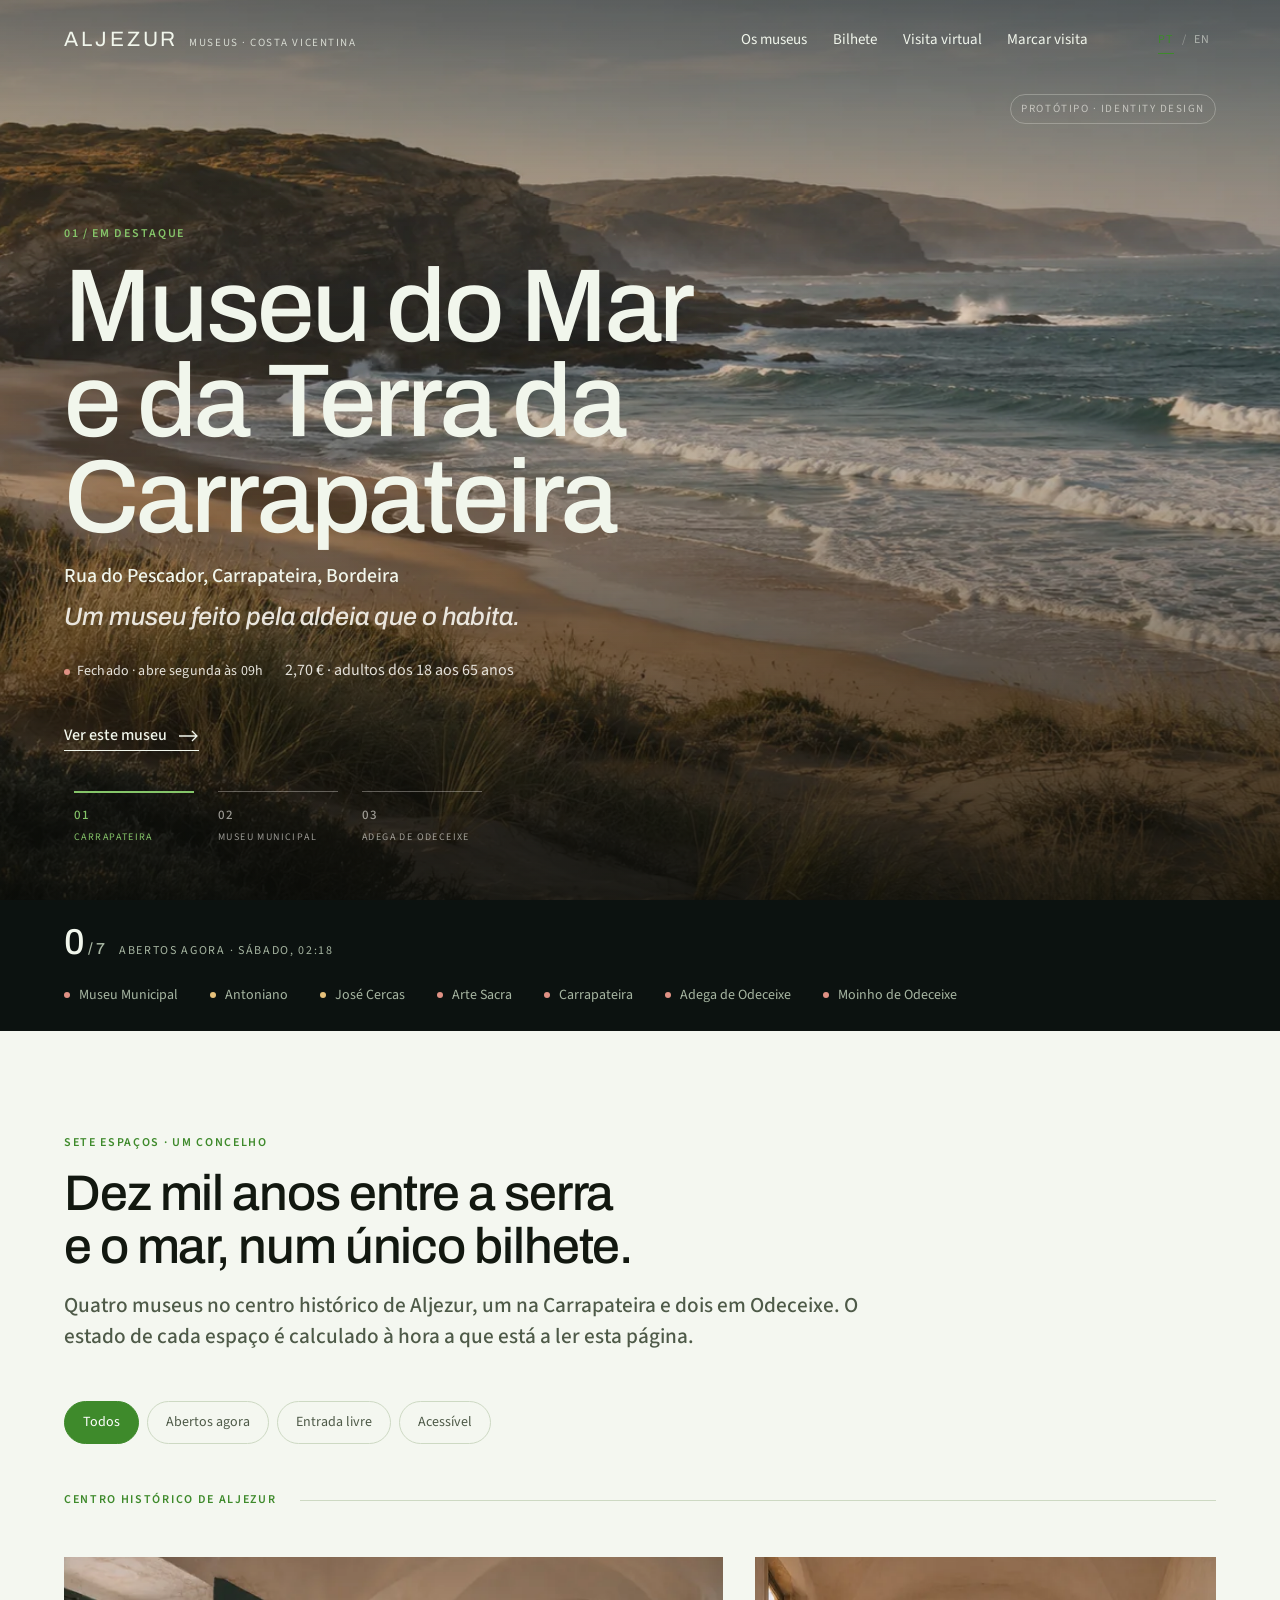
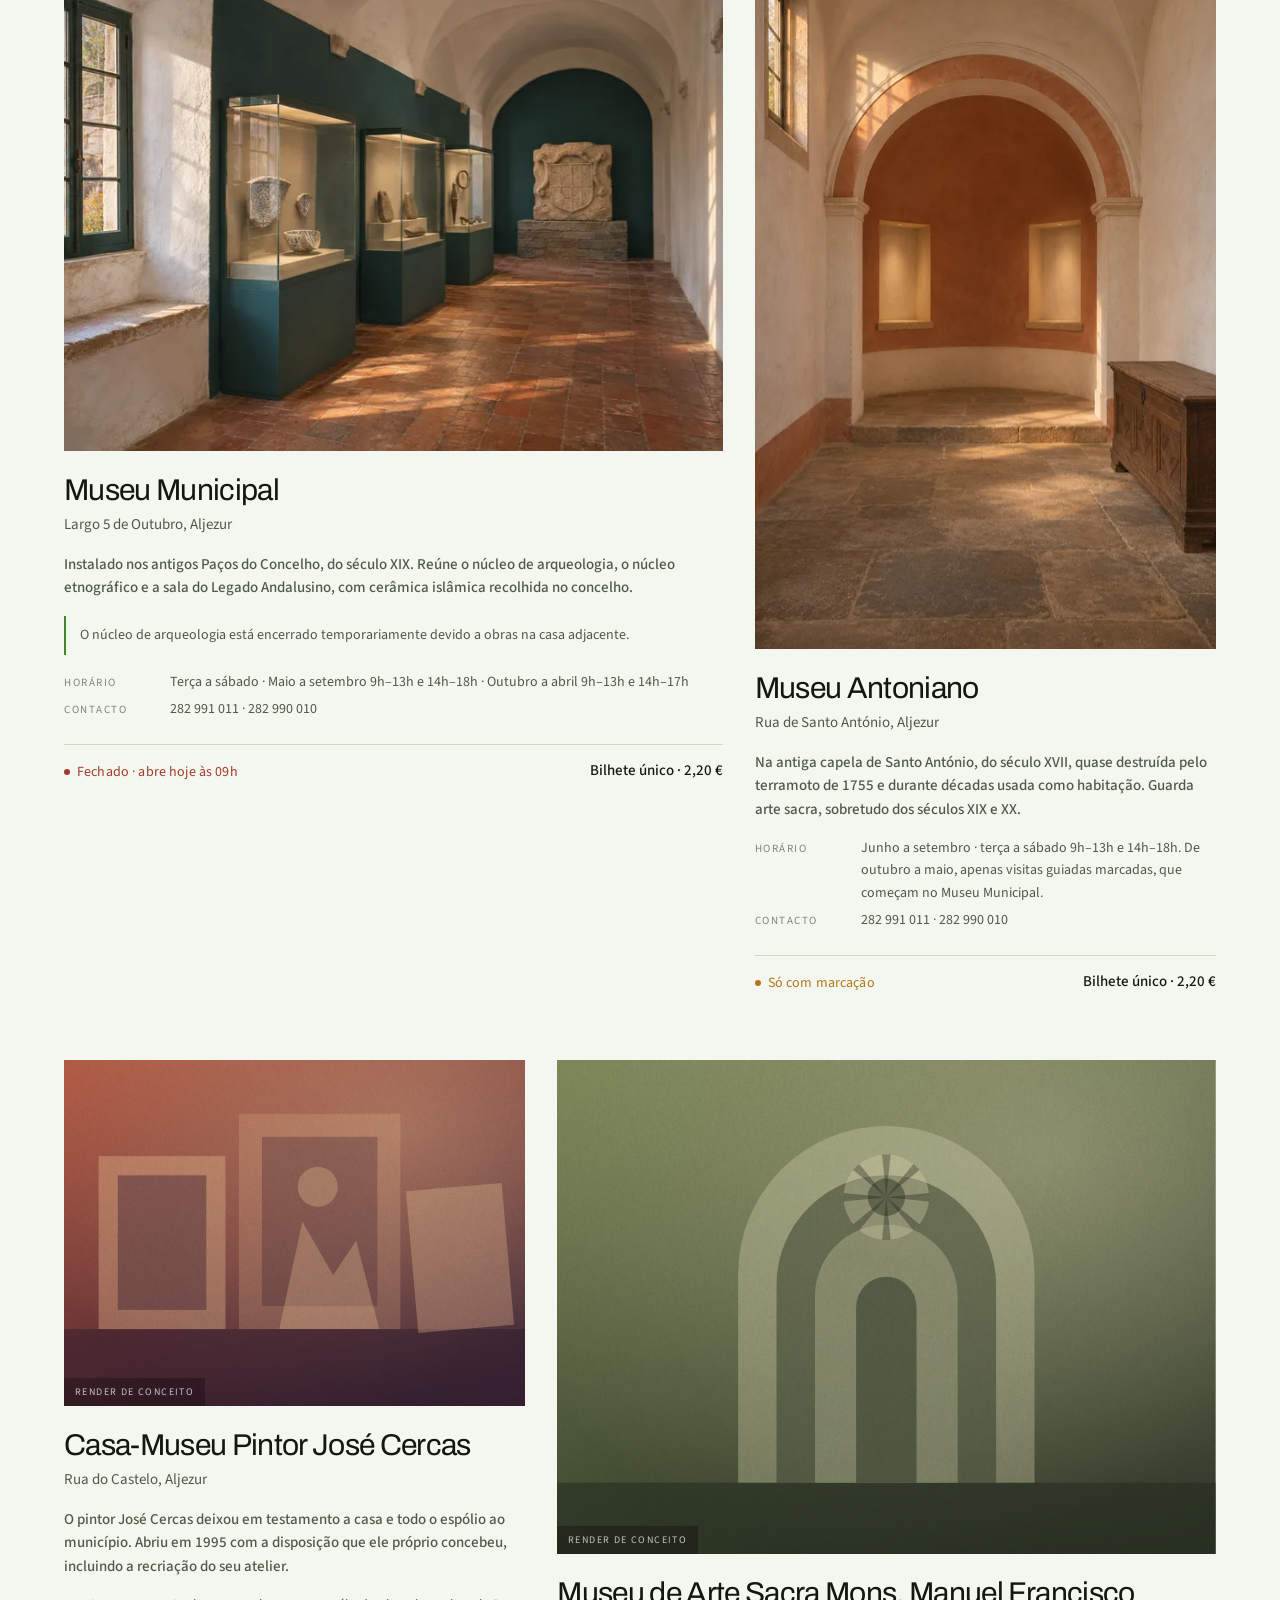
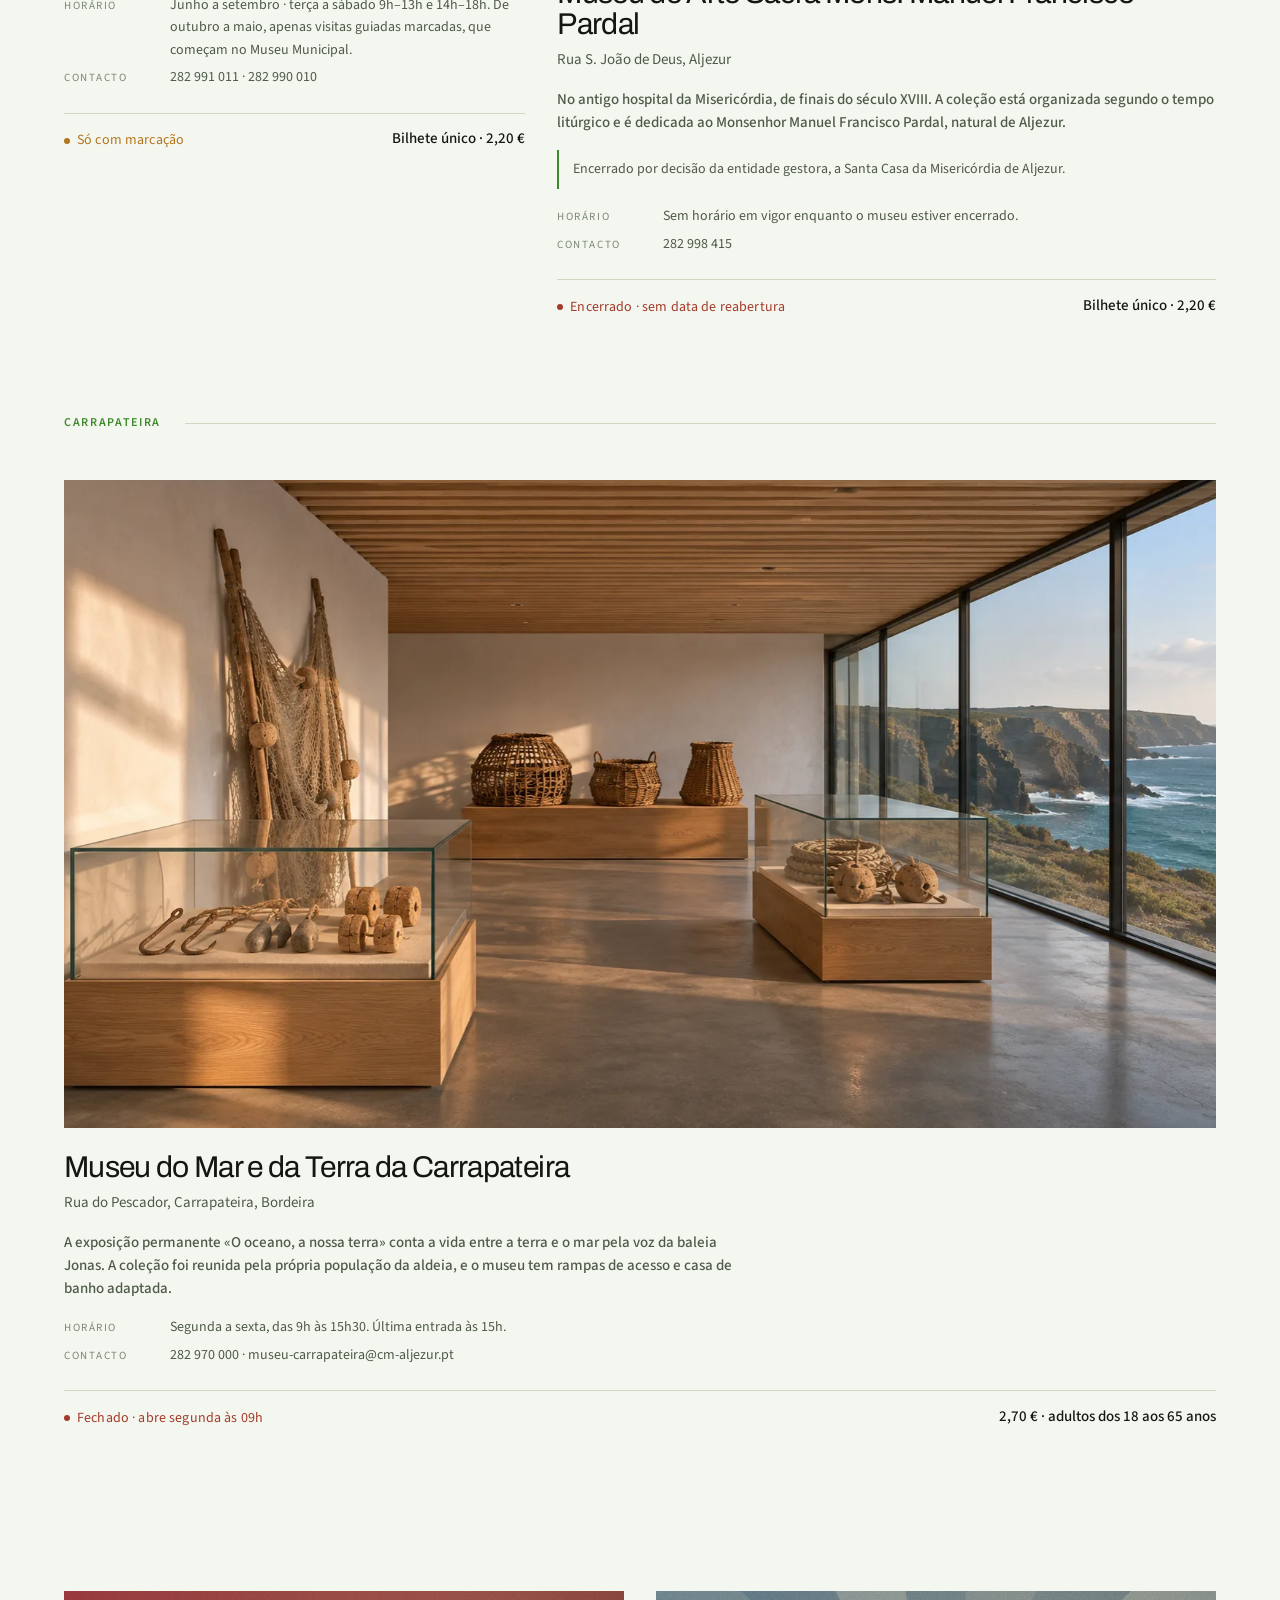
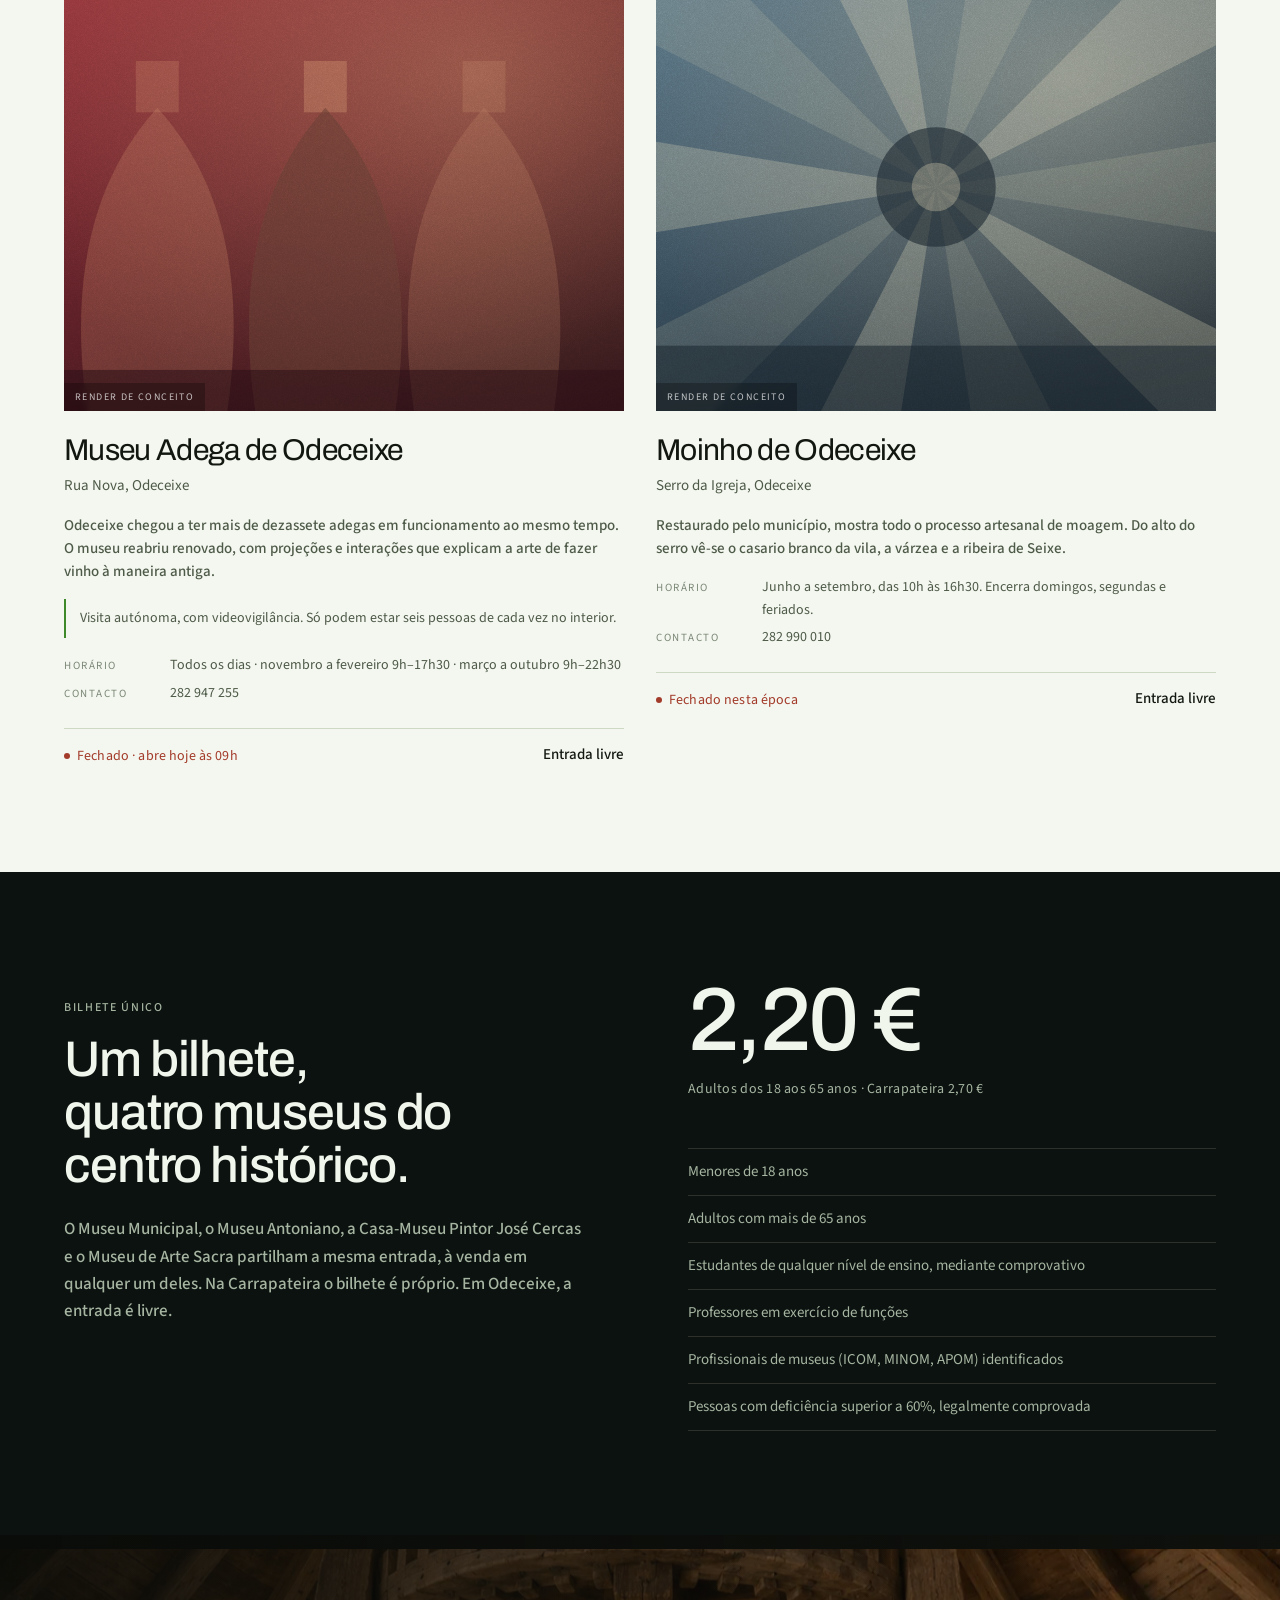
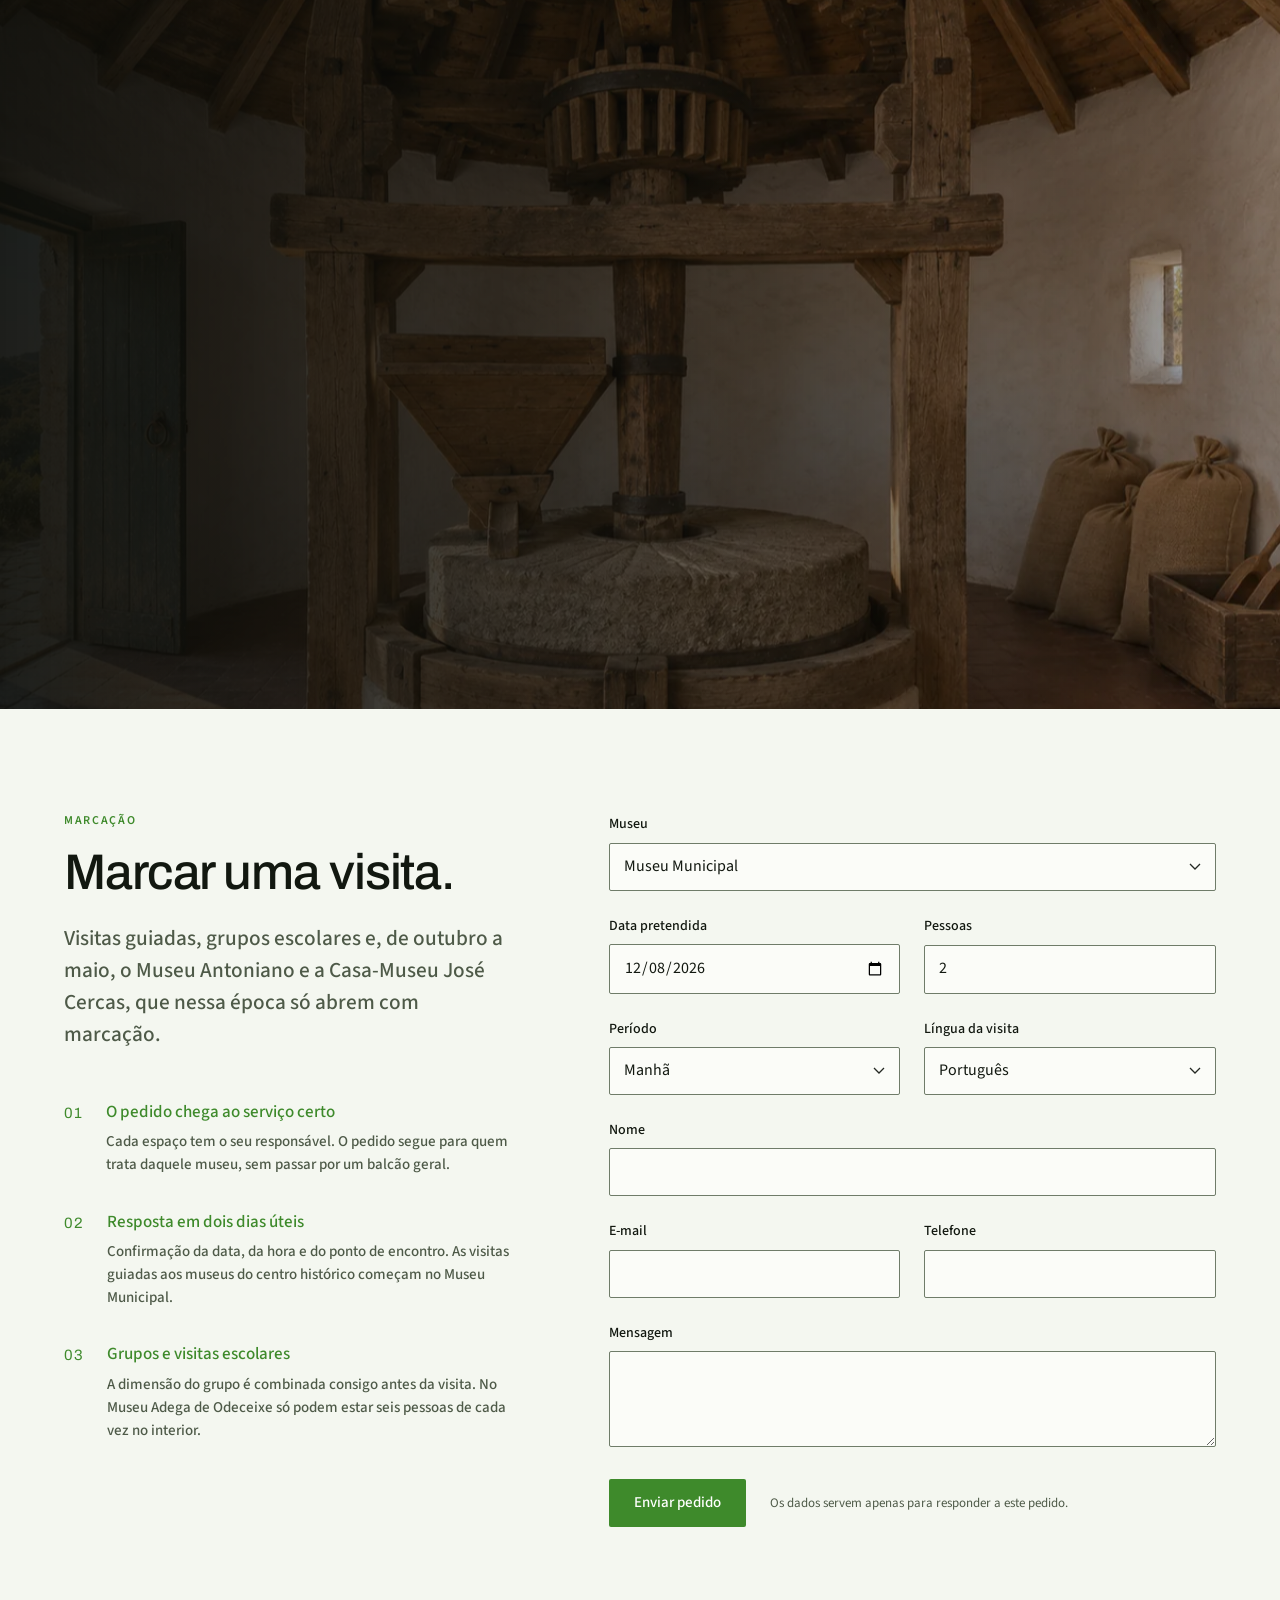
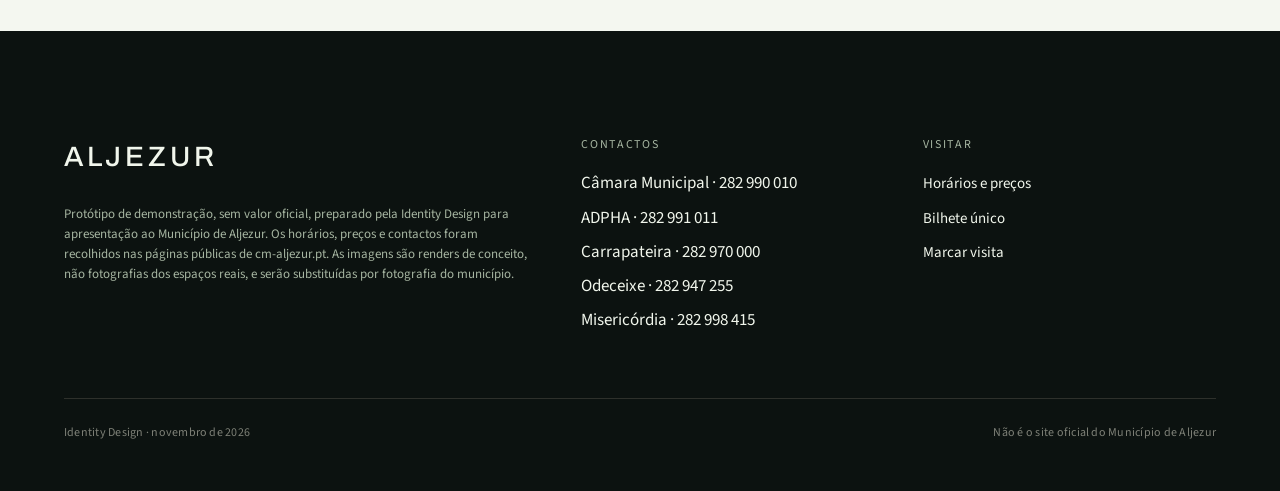
<file: index.html>
<!doctype html>
<html lang="pt-PT" class="no-js">
<head>
<meta charset="utf-8">
<meta name="viewport" content="width=device-width, initial-scale=1, viewport-fit=cover">
<title>Museus de Aljezur — protótipo Identity Design</title>
<meta name="robots" content="noindex, nofollow">
<meta name="theme-color" content="#F5F3ED">
<script>document.documentElement.classList.replace('no-js','js')</script>
<link rel="preconnect" href="https://fonts.googleapis.com">
<link rel="preconnect" href="https://fonts.gstatic.com" crossorigin>
<link href="https://fonts.googleapis.com/css2?family=Archivo:wght@400;500;600;700&family=Source+Sans+3:ital,wght@0,300;0,400;0,600;1,400&display=swap" rel="stylesheet">
<link rel="stylesheet" href="css/site.css">
</head>
<body>
<a class="sr-only" href="#conteudo">Saltar para o conteúdo</a>

<header class="site-header" data-header>
  <div class="site-header__inner">
    <a class="brand" href="#top"><span class="brand__word">ALJEZUR</span><span class="brand__desc" data-i="brandDesc">Museus · Costa Vicentina</span></a>
    <nav class="site-nav" aria-label="Principal">
      <ul>
        <li><a href="#museus" data-i="nav1">Os museus</a></li>
        <li><a href="#bilhete" data-i="nav2">Bilhete</a></li>
        <li><a href="visita.html" data-i="nav4">Visita virtual</a></li>
        <li><a href="#marcar" data-i="nav3">Marcar visita</a></li>
      </ul>
    </nav>
    <div class="lang">
      <button id="bpt" class="on" onclick="setLang('pt')">PT</button><span class="sep">/</span><button id="ben" onclick="setLang('en')">EN</button>
    </div>
  </div>
</header>

<main id="conteudo">

<section class="hero" id="top" data-hero>
  <div class="hero__stack" id="heroStack"></div>
  <div class="hero__scrim" aria-hidden="true"></div>
  <span class="hero__proto" data-i="protoTag">Protótipo · Identity Design</span>
  <div class="hero__inner container">
    <div class="hero__content" id="heroContent">
      <p class="label"><span id="hNum">01</span> / <span data-i="hLabel">Em destaque</span></p>
      <h1 class="hero__title" id="hTitle">—</h1>
      <p class="hero__place" id="hPlace">—</p>
      <p class="hero__tagline" id="hTag">—</p>
      <p class="hero__facts"><span id="hStatus"></span><span id="hPrice"></span></p>
      <a class="link-cta link-cta--light hero__cta" href="#museus"><span data-i="hCta">Ver este museu</span> <svg class="arrow" viewBox="0 0 20 12" aria-hidden="true"><path d="M0 6h18M13 1l5 5-5 5" fill="none" stroke="currentColor" stroke-width="1.3"/></svg></a>
    </div>
    <div class="hero__controls" id="heroDots" role="group"></div>
  </div>
</section>

<section class="statusbar">
  <div class="container statusbar__inner">
    <div class="statusbar__now">
      <span class="statusbar__n"><span id="openCount">—</span><span style="font-size:1rem;color:var(--on-dark-2)"> / 7</span></span>
      <span class="statusbar__lbl"><span data-i="sbLbl">Abertos agora</span> · <span id="nowLine">—</span></span>
    </div>
    <ul class="statusbar__list" id="sbList"></ul>
  </div>
</section>

<section class="section" id="museus">
  <div class="container">
    <div class="section-head" data-reveal>
      <p class="label" data-i="secLbl">Sete espaços · um concelho</p>
      <h2 class="section-title" data-i="secTitle">Dez mil anos entre a serra e o mar, num único bilhete.</h2>
      <p class="lede" data-i="secLede">Quatro museus no centro histórico de Aljezur, um na Carrapateira e dois em Odeceixe. O estado de cada espaço é calculado à hora a que está a ler esta página.</p>
      <div class="filters" id="filters"></div>
    </div>
    <div id="zones"></div>
  </div>
</section>

<section class="section band" id="bilhete">
  <div class="container band__grid">
    <div data-reveal>
      <p class="label" style="color:var(--on-dark-2)" data-i="bLbl">Bilhete único</p>
      <h2 class="section-title" style="margin-top:var(--s4)" data-i="bTitle">Um bilhete, quatro museus do centro histórico.</h2>
      <p data-i="bText">O Museu Municipal, o Museu Antoniano, a Casa-Museu Pintor José Cercas e o Museu de Arte Sacra partilham a mesma entrada, à venda em qualquer um deles. Na Carrapateira o bilhete é próprio. Em Odeceixe, a entrada é livre.</p>
    </div>
    <div data-reveal>
      <div class="band__price">2,20 €</div>
      <div class="band__u" data-i="bU">Adultos dos 18 aos 65 anos · Carrapateira 2,70 €</div>
      <ul class="free" id="freeList"></ul>
    </div>
  </div>
</section>

<section class="tour" id="visita">
  <div class="tour__media"><img src="img/moinho-1300.webp" srcset="img/moinho-760.webp 760w, img/moinho-1300.webp 1300w" sizes="100vw" alt="" loading="lazy" decoding="async"></div>
  <div class="tour__scrim" aria-hidden="true"></div>
  <div class="tour__inner">
    <div class="tour__box" data-reveal>
      <p class="label" style="color:var(--on-dark-2)" data-i="tLbl">Próxima fase</p>
      <h2 class="section-title" data-i="tTitle">Percorrer os sete espaços sem sair de casa.</h2>
      <p class="t" data-i="tText">Uma visita virtual em 360°, sala a sala, com os mesmos textos e horários desta página. Pensada para escolas que preparam a vinda, para quem investiga à distância e para quem decide o roteiro antes de chegar à Costa Vicentina.</p>
      <p class="note" data-i="tNote">Requer fotografia panorâmica feita no local, espaço a espaço. Fase autónoma, a orçamentar à parte.</p>
      <a class="link-cta link-cta--light" href="visita.html"><span data-i="tCta">Falar sobre a visita virtual</span> <svg class="arrow" viewBox="0 0 20 12" aria-hidden="true"><path d="M0 6h18M13 1l5 5-5 5" fill="none" stroke="currentColor" stroke-width="1.3"/></svg></a>
    </div>
  </div>
</section>

<section class="section" id="marcar">
  <div class="container book__grid">
    <div data-reveal>
      <p class="label" data-i="mLbl">Marcação</p>
      <h2 class="section-title" style="margin-top:var(--s4)" data-i="mTitle">Marcar uma visita.</h2>
      <p class="lede" style="margin-top:var(--s5)" data-i="mLede">Visitas guiadas, grupos escolares e, de outubro a maio, o Museu Antoniano e a Casa-Museu José Cercas, que nessa época só abrem com marcação.</p>
      <ol class="steps">
        <li><strong data-i="s1t">O pedido chega ao serviço certo</strong><span data-i="s1d">Cada espaço tem o seu responsável. O pedido segue para quem trata daquele museu, sem passar por um balcão geral.</span></li>
        <li><strong data-i="s2t">Resposta em dois dias úteis</strong><span data-i="s2d">Confirmação da data, da hora e do ponto de encontro. As visitas guiadas aos museus do centro histórico começam no Museu Municipal.</span></li>
        <li><strong data-i="s3t">Grupos e visitas escolares</strong><span data-i="s3d">A dimensão do grupo é combinada consigo antes da visita. No Museu Adega de Odeceixe só podem estar seis pessoas de cada vez no interior.</span></li>
      </ol>
    </div>
    <div data-reveal>
      <form class="form" id="form" onsubmit="return send(event)">
        <div class="field"><label class="field__label" for="mu" data-i="lmu">Museu</label><select class="field__input" id="mu" required></select></div>
        <div class="fieldset two">
          <div class="field"><label class="field__label" for="dt" data-i="ldt">Data pretendida</label><input class="field__input" type="date" id="dt" required></div>
          <div class="field"><label class="field__label" for="pp" data-i="lpp">Pessoas</label><input class="field__input" type="number" id="pp" min="1" max="60" value="2" required></div>
        </div>
        <div class="fieldset two">
          <div class="field"><label class="field__label" for="hh" data-i="lhh">Período</label><select class="field__input" id="hh"><option data-i="o1">Manhã</option><option data-i="o2">Tarde</option></select></div>
          <div class="field"><label class="field__label" for="ln" data-i="lln">Língua da visita</label><select class="field__input" id="ln"><option>Português</option><option>English</option><option>Deutsch</option><option>Français</option></select></div>
        </div>
        <div class="field"><label class="field__label" for="nm" data-i="lnm">Nome</label><input class="field__input" type="text" id="nm" required></div>
        <div class="fieldset two">
          <div class="field"><label class="field__label" for="em" data-i="lem">E-mail</label><input class="field__input" type="email" id="em" required></div>
          <div class="field"><label class="field__label" for="tl" data-i="ltl">Telefone</label><input class="field__input" type="tel" id="tl"></div>
        </div>
        <div class="field"><label class="field__label" for="ms" data-i="lms">Mensagem</label><textarea class="field__input" id="ms"></textarea></div>
        <div class="form__foot">
          <button class="btn btn--primary" type="submit" data-i="lsend">Enviar pedido</button>
          <span class="form__note" data-i="lhint">Os dados servem apenas para responder a este pedido.</span>
        </div>
      </form>
      <div class="sent" id="sent">
        <h3 data-i="sentH">Pedido registado</h3>
        <p data-i="sentP">Receberia agora um e-mail de confirmação, e o pedido seguiria para o serviço responsável por este museu.</p>
        <div class="m" data-i="sentM">Neste protótipo nada é enviado nem guardado. Na versão final, o destino de cada pedido é definido com o Município.</div>
      </div>
    </div>
  </div>
</section>

</main>



<footer class="site-footer">
  <div class="container">
    <div class="site-footer__grid">
      <div>
        <div class="site-footer__word">ALJEZUR</div>
        <p class="site-footer__demo" data-i="fDemo">Protótipo de demonstração, sem valor oficial, preparado pela Identity Design para apresentação ao Município de Aljezur. Os horários, preços e contactos foram recolhidos nas páginas públicas de cm-aljezur.pt. As imagens são renders de conceito, não fotografias dos espaços reais, e serão substituídas por fotografia do município.</p>
      </div>
      <div>
        <h4 data-i="fh1">Contactos</h4>
        <ul>
          <li>Câmara Municipal · 282 990 010</li>
          <li>ADPHA · 282 991 011</li>
          <li>Carrapateira · 282 970 000</li>
          <li>Odeceixe · 282 947 255</li>
          <li>Misericórdia · 282 998 415</li>
        </ul>
      </div>
      <div>
        <h4 data-i="fh2">Visitar</h4>
        <ul>
          <li><a href="#museus" data-i="fl1">Horários e preços</a></li>
          <li><a href="#bilhete" data-i="fl2">Bilhete único</a></li>
          <li><a href="#marcar" data-i="fl3">Marcar visita</a></li>
        </ul>
      </div>
    </div>
    <div class="site-footer__sig">
      <span data-i="fs1">Identity Design · novembro de 2026</span>
      <span data-i="fs2">Não é o site oficial do Município de Aljezur</span>
    </div>
  </div>
</footer>

<script>
/* ============================ arte ============================ */
let UID=0;
const star=(cx,cy,r)=>{let p='';for(let i=0;i<16;i++){const a=(Math.PI*2/16)*i-Math.PI/2,rr=i%2?r*0.46:r;p+=(i?'L':'M')+(cx+Math.cos(a)*rr).toFixed(1)+' '+(cy+Math.sin(a)*rr).toFixed(1)}return p+'Z'};
const wedge=(cx,cy,r,a0,a1)=>{const x0=cx+Math.cos(a0)*r,y0=cy+Math.sin(a0)*r,x1=cx+Math.cos(a1)*r,y1=cy+Math.sin(a1)*r;
  return `M${cx} ${cy} L${x0.toFixed(1)} ${y0.toFixed(1)} A${r} ${r} 0 0 1 ${x1.toFixed(1)} ${y1.toFixed(1)} Z`};

function art(kind){
  const id='a'+(++UID);
  const P={
    municipal:['#13332F','#C07A33','#F0D9B0','star'],
    antoniano:['#43200F','#C2541F','#F2CE9C','arch'],
    cercas:['#2E1B2B','#A8503C','#EBB98E','brush'],
    sacra:['#232A1E','#6F7A4E','#DCD6AE','vault'],
    carrapateira:['#07262F','#1E6E72','#AFD8C8','wave'],
    adega:['#2C1016','#8E2F38','#E0A074','vine'],
    moinho:['#1C2730','#4E6B7E','#DCD3B4','mill']
  }[kind];
  const [c1,c2,c3,motif]=P;
  const M={
    star:`<g>
      ${[...Array(4)].map((_,r)=>[...Array(5)].map((_,c)=>{
        const x=c*320-100+(r%2?160:0),y=r*300-110;
        return `<path d="${star(x,y,170)}" fill="${c3}" opacity="${0.1+((r+c)%3)*0.09}"/>
                <path d="${star(x,y,78)}" fill="${c1}" opacity=".5"/>`}).join('')).join('')}
      <rect x="0" y="690" width="1200" height="210" fill="${c1}" opacity=".55"/></g>`,
    arch:`<g>
      <rect x="0" y="0" width="1200" height="900" fill="none"/>
      ${[[-40,470,300],[300,380,330],[700,440,310]].map(([x,y,w],i)=>
      `<path d="M${x} 900 L${x} ${y} A${w/2} ${w/2} 0 0 1 ${x+w} ${y} L${x+w} 900 Z" fill="${c3}" opacity="${[.2,.3,.16][i]}"/>`).join('')}
      <path d="M470 900 L470 560 A95 95 0 0 1 660 560 L660 900 Z" fill="${c1}" opacity=".6"/>
      <rect x="0" y="828" width="1200" height="72" fill="${c1}" opacity=".7"/></g>`,
    brush:`<g>
      <rect x="0" y="700" width="1200" height="200" fill="${c1}" opacity=".5"/>
      <rect x="90" y="250" width="330" height="450" fill="${c3}" opacity=".34"/>
      <rect x="140" y="300" width="230" height="350" fill="${c1}" opacity=".42"/>
      <rect x="455" y="140" width="420" height="560" fill="${c3}" opacity=".2"/>
      <rect x="515" y="200" width="300" height="440" fill="${c1}" opacity=".3"/>
      <rect x="905" y="330" width="250" height="370" fill="${c3}" opacity=".3" transform="rotate(-5 1030 515)"/>
      <path d="M560 700 L620 420 L700 560 L760 470 L820 700 Z" fill="${c3}" opacity=".3"/>
      <circle cx="660" cy="330" r="52" fill="${c3}" opacity=".3"/></g>`,
    vault:`<g>
      <rect x="0" y="770" width="1200" height="130" fill="${c1}" opacity=".6"/>
      <path d="M330 770 L330 390 A270 270 0 0 1 870 390 L870 770 Z" fill="${c3}" opacity=".3"/>
      <path d="M400 770 L400 410 A200 200 0 0 1 800 410 L800 770 Z" fill="${c1}" opacity=".45"/>
      <path d="M470 770 L470 430 A130 130 0 0 1 730 430 L730 770 Z" fill="${c3}" opacity=".26"/>
      <path d="M545 770 L545 450 A55 55 0 0 1 655 450 L655 770 Z" fill="${c1}" opacity=".5"/>
      <circle cx="600" cy="250" r="78" fill="${c3}" opacity=".3"/>
      <circle cx="600" cy="250" r="34" fill="${c1}" opacity=".45"/>
      ${[...Array(8)].map((_,i)=>`<path d="${wedge(600,250,78,(i*Math.PI/4)-0.1,(i*Math.PI/4)+0.1)}" fill="${c1}" opacity=".4"/>`).join('')}</g>`,
    wave:`<g>
      ${[[200,.12],[330,.16],[460,.2],[590,.26],[720,.34],[850,.44]].map(([y,o],i)=>
      `<path d="M-60 ${y} C 240 ${y-70}, 420 ${y+60}, 700 ${y-20} S 1080 ${y-80}, 1280 ${y+10} L1280 900 L-60 900 Z" fill="${c3}" opacity="${o}"/>`).join('')}
      <circle cx="930" cy="180" r="92" fill="${c3}" opacity=".3"/>
      <path d="M-60 560 C 240 490, 420 620, 700 540 S 1080 460, 1280 550 L1280 900 L-60 900 Z" fill="${c1}" opacity=".35"/></g>`,
    vine:`<g>
      ${[[200,.2],[560,.3],[900,.16]].map(([x,o])=>
      `<path d="M${x-150} 900 C ${x-205} 520, ${x-80} 340, ${x} 250 C ${x+80} 340, ${x+205} 520, ${x+150} 900 Z" fill="${c3}" opacity="${o}"/>
       <rect x="${x-46}" y="150" width="92" height="110" fill="${c3}" opacity="${o}"/>`).join('')}
      <path d="M410 900 C 355 520, 480 340, 560 250 C 640 340, 765 520, 710 900 Z" fill="${c1}" opacity=".4"/>
      <rect x="0" y="812" width="1200" height="88" fill="${c1}" opacity=".6"/></g>`,
    mill:`<g>
      ${[...Array(10)].map((_,i)=>`<path d="${wedge(600,420,980,(i*Math.PI*2/10)-0.16,(i*Math.PI*2/10)+0.16)}" fill="${c3}" opacity="${i%2?.26:.13}"/>`).join('')}
      <circle cx="600" cy="420" r="128" fill="${c1}" opacity=".62"/>
      <circle cx="600" cy="420" r="52" fill="${c3}" opacity=".3"/>
      <rect x="0" y="760" width="1200" height="140" fill="${c1}" opacity=".6"/></g>`
  }[motif];
  return `<svg viewBox="0 0 1200 900" preserveAspectRatio="xMidYMid slice" xmlns="http://www.w3.org/2000/svg" role="img" aria-hidden="true">
  <defs>
    <linearGradient id="g${id}" x1="0" y1="0" x2=".7" y2="1">
      <stop offset="0" stop-color="${c2}"/><stop offset="1" stop-color="${c1}"/>
    </linearGradient>
    <radialGradient id="r${id}" cx=".74" cy=".2" r=".9">
      <stop offset="0" stop-color="${c3}" stop-opacity=".4"/><stop offset="1" stop-color="${c3}" stop-opacity="0"/>
    </radialGradient>
    <filter id="n${id}"><feTurbulence type="fractalNoise" baseFrequency=".85" numOctaves="4" stitchTiles="stitch"/><feColorMatrix type="saturate" values="0"/></filter>
  </defs>
  <rect width="1200" height="900" fill="url(#g${id})"/>
  <rect width="1200" height="900" fill="url(#r${id})"/>
  ${M}
  <rect width="1200" height="900" filter="url(#n${id})" opacity=".26" style="mix-blend-mode:overlay"/>
</svg>`;
}

/* ============================ dados ============================ */
const M=[
{id:'municipal',zona:'historico',free:false,acess:false,span:'span-7',
 nome:{pt:'Museu Municipal',en:'Municipal Museum'},
 curto:{pt:'Museu Municipal',en:'Municipal Museum'},
 lugar:{pt:'Largo 5 de Outubro, Aljezur',en:'Largo 5 de Outubro, Aljezur'},
 tag:{pt:'Dez mil anos debaixo do mesmo telhado.',en:'Ten thousand years under one roof.'},
 d:{pt:'Instalado nos antigos Paços do Concelho, do século XIX. Reúne o núcleo de arqueologia, o núcleo etnográfico e a sala do Legado Andalusino, com cerâmica islâmica recolhida no concelho.',
    en:'Set in the 19th-century former town hall. It brings together the archaeology collection, the ethnographic rooms and the Andalusian Legacy hall, with Islamic ceramics found across the municipality.'},
 bilhete:{pt:'Bilhete único · 2,20 €',en:'Combined ticket · €2.20'},
 tel:'282 991 011 · 282 990 010',
 aviso:{pt:'O núcleo de arqueologia está encerrado temporariamente devido a obras na casa adjacente.',
        en:'The archaeology room is temporarily closed owing to building work next door.'},
 ht:{pt:'Terça a sábado · Maio a setembro 9h–13h e 14h–18h · Outubro a abril 9h–13h e 14h–17h',
     en:'Tuesday to Saturday · May–Sep 9am–1pm and 2–6pm · Oct–Apr 9am–1pm and 2–5pm'},
 ep:[{m:[5,6,7,8,9],d:[2,3,4,5,6],j:[[540,780],[840,1080]]},
     {m:[10,11,12,1,2,3,4],d:[2,3,4,5,6],j:[[540,780],[840,1020]]}]},

{id:'antoniano',zona:'historico',free:false,acess:false,span:'span-5',tall:true,
 nome:{pt:'Museu Antoniano',en:'St Anthony Museum'},
 curto:{pt:'Antoniano',en:'St Anthony'},
 lugar:{pt:'Rua de Santo António, Aljezur',en:'Rua de Santo António, Aljezur'},
 tag:{pt:'Uma capela que o terramoto não levou por inteiro.',en:'A chapel the earthquake did not take whole.'},
 d:{pt:'Na antiga capela de Santo António, do século XVII, quase destruída pelo terramoto de 1755 e durante décadas usada como habitação. Guarda arte sacra, sobretudo dos séculos XIX e XX.',
    en:'In the 17th-century chapel of St Anthony, all but destroyed by the 1755 earthquake and later lived in as a house. It holds sacred art, mostly from the 19th and 20th centuries.'},
 bilhete:{pt:'Bilhete único · 2,20 €',en:'Combined ticket · €2.20'},
 tel:'282 991 011 · 282 990 010',
 ht:{pt:'Junho a setembro · terça a sábado 9h–13h e 14h–18h. De outubro a maio, apenas visitas guiadas marcadas, que começam no Museu Municipal.',
     en:'June to September · Tuesday to Saturday 9am–1pm and 2–6pm. October to May, booked guided visits only, starting at the Municipal Museum.'},
 ep:[{m:[6,7,8,9],d:[2,3,4,5,6],j:[[540,780],[840,1080]]},
     {m:[10,11,12,1,2,3,4,5],marcacao:true}]},

{id:'cercas',zona:'historico',free:false,acess:false,span:'span-5',
 nome:{pt:'Casa-Museu Pintor José Cercas',en:'José Cercas House Museum'},
 curto:{pt:'José Cercas',en:'José Cercas'},
 lugar:{pt:'Rua do Castelo, Aljezur',en:'Rua do Castelo, Aljezur'},
 tag:{pt:'A casa de um pintor, tal como ele a deixou.',en:'A painter’s house, exactly as he left it.'},
 d:{pt:'O pintor José Cercas deixou em testamento a casa e todo o espólio ao município. Abriu em 1995 com a disposição que ele próprio concebeu, incluindo a recriação do seu atelier.',
    en:'The painter José Cercas left his house and everything in it to the municipality. It opened in 1995 arranged exactly as he had planned, his studio recreated.'},
 bilhete:{pt:'Bilhete único · 2,20 €',en:'Combined ticket · €2.20'},
 tel:'282 991 011 · 282 990 010',
 ht:{pt:'Junho a setembro · terça a sábado 9h–13h e 14h–18h. De outubro a maio, apenas visitas guiadas marcadas, que começam no Museu Municipal.',
     en:'June to September · Tuesday to Saturday 9am–1pm and 2–6pm. October to May, booked guided visits only, starting at the Municipal Museum.'},
 ep:[{m:[6,7,8,9],d:[2,3,4,5,6],j:[[540,780],[840,1080]]},
     {m:[10,11,12,1,2,3,4,5],marcacao:true}]},

{id:'sacra',zona:'historico',free:false,acess:false,span:'span-7',fechado:true,
 nome:{pt:'Museu de Arte Sacra Mons. Manuel Francisco Pardal',en:'Mons. Manuel Francisco Pardal Museum of Sacred Art'},
 curto:{pt:'Arte Sacra',en:'Sacred Art'},
 lugar:{pt:'Rua S. João de Deus, Aljezur',en:'Rua S. João de Deus, Aljezur'},
 tag:{pt:'O antigo hospital da Misericórdia.',en:'The former Misericórdia hospital.'},
 d:{pt:'No antigo hospital da Misericórdia, de finais do século XVIII. A coleção está organizada segundo o tempo litúrgico e é dedicada ao Monsenhor Manuel Francisco Pardal, natural de Aljezur.',
    en:'In the late 18th-century former Misericórdia hospital. The collection follows the liturgical year and honours Monsignor Manuel Francisco Pardal, born in Aljezur.'},
 bilhete:{pt:'Bilhete único · 2,20 €',en:'Combined ticket · €2.20'},
 tel:'282 998 415',
 aviso:{pt:'Encerrado por decisão da entidade gestora, a Santa Casa da Misericórdia de Aljezur.',
        en:'Closed by decision of the managing body, Santa Casa da Misericórdia de Aljezur.'},
 ht:{pt:'Sem horário em vigor enquanto o museu estiver encerrado.',en:'No opening hours while the museum remains closed.'},
 ep:[]},

{id:'carrapateira',zona:'carrapateira',free:false,acess:true,span:'span-12',wide:true,
 nome:{pt:'Museu do Mar e da Terra da Carrapateira',en:'Carrapateira Museum of the Sea and the Land'},
 curto:{pt:'Carrapateira',en:'Carrapateira'},
 lugar:{pt:'Rua do Pescador, Carrapateira, Bordeira',en:'Rua do Pescador, Carrapateira, Bordeira'},
 tag:{pt:'Um museu feito pela aldeia que o habita.',en:'A museum made by the village that lives it.'},
 d:{pt:'A exposição permanente «O oceano, a nossa terra» conta a vida entre a terra e o mar pela voz da baleia Jonas. A coleção foi reunida pela própria população da aldeia, e o museu tem rampas de acesso e casa de banho adaptada.',
    en:'The permanent exhibition “The ocean, our land” tells of life between land and sea through the voice of Jonas the whale. The collection was gathered by the village itself, and the museum has access ramps and an adapted washroom.'},
 bilhete:{pt:'2,70 € · adultos dos 18 aos 65 anos',en:'€2.70 · adults aged 18 to 65'},
 tel:'282 970 000 · museu-carrapateira@cm-aljezur.pt',
 ht:{pt:'Segunda a sexta, das 9h às 15h30. Última entrada às 15h.',
     en:'Monday to Friday, 9am to 3.30pm. Last entry 3pm.'},
 ep:[{m:[1,2,3,4,5,6,7,8,9,10,11,12],d:[1,2,3,4,5],j:[[540,930]]}]},

{id:'adega',zona:'odeceixe',free:true,acess:false,span:'span-6',
 nome:{pt:'Museu Adega de Odeceixe',en:'Odeceixe Winery Museum'},
 curto:{pt:'Adega de Odeceixe',en:'Odeceixe Winery'},
 lugar:{pt:'Rua Nova, Odeceixe',en:'Rua Nova, Odeceixe'},
 tag:{pt:'Houve dezassete adegas a trabalhar ao mesmo tempo.',en:'Seventeen wineries once worked here at once.'},
 d:{pt:'Odeceixe chegou a ter mais de dezassete adegas em funcionamento ao mesmo tempo. O museu reabriu renovado, com projeções e interações que explicam a arte de fazer vinho à maneira antiga.',
    en:'Odeceixe once had more than seventeen wineries working at the same time. The museum has reopened renewed, with projections and interactive displays on the old way of making wine.'},
 bilhete:{pt:'Entrada livre',en:'Free entry'},
 tel:'282 947 255',
 aviso:{pt:'Visita autónoma, com videovigilância. Só podem estar seis pessoas de cada vez no interior.',
        en:'Self-guided visit, under video surveillance. Only six people may be inside at a time.'},
 ht:{pt:'Todos os dias · novembro a fevereiro 9h–17h30 · março a outubro 9h–22h30',
     en:'Every day · November–February 9am–5.30pm · March–October 9am–10.30pm'},
 ep:[{m:[11,12,1,2],d:[0,1,2,3,4,5,6],j:[[540,1050]]},
     {m:[3,4,5,6,7,8,9,10],d:[0,1,2,3,4,5,6],j:[[540,1350]]}]},

{id:'moinho',zona:'odeceixe',free:true,acess:false,span:'span-6',
 nome:{pt:'Moinho de Odeceixe',en:'Odeceixe Windmill'},
 curto:{pt:'Moinho de Odeceixe',en:'Odeceixe Windmill'},
 lugar:{pt:'Serro da Igreja, Odeceixe',en:'Serro da Igreja, Odeceixe'},
 tag:{pt:'Do alto do serro vê-se a várzea inteira.',en:'From the hilltop the whole floodplain opens up.'},
 d:{pt:'Restaurado pelo município, mostra todo o processo artesanal de moagem. Do alto do serro vê-se o casario branco da vila, a várzea e a ribeira de Seixe.',
    en:'Restored by the municipality, it shows the whole craft of milling. From the hilltop you look out over the white village, the floodplain and the Seixe stream.'},
 bilhete:{pt:'Entrada livre',en:'Free entry'},
 tel:'282 990 010',
 ht:{pt:'Junho a setembro, das 10h às 16h30. Encerra domingos, segundas e feriados.',
     en:'June to September, 10am to 4.30pm. Closed Sundays, Mondays and public holidays.'},
 ep:[{m:[6,7,8,9],d:[2,3,4,5,6],j:[[600,990]]}]}
];

const ZONAS={historico:{pt:'Centro histórico de Aljezur',en:'Aljezur historic centre'},
 carrapateira:{pt:'Carrapateira',en:'Carrapateira'},odeceixe:{pt:'Odeceixe',en:'Odeceixe'}};
const DESTAQUE=['carrapateira','municipal','adega'];
const CARDSIZES='(min-width:1024px) 56vw, (min-width:768px) 50vw, 92vw';
const IMG={
 municipal:{set:'img/municipal-760.webp 760w, img/municipal-1300.webp 1300w',src:'img/municipal-1300.webp',sizes:CARDSIZES},
 antoniano:{set:'img/antoniano-580.webp 580w, img/antoniano-950.webp 950w',src:'img/antoniano-950.webp',sizes:'(min-width:768px) 40vw, 92vw'},
 cercas:{set:'img/cercas-760.webp 760w, img/cercas-1300.webp 1300w',src:'img/cercas-1300.webp',sizes:CARDSIZES},
 sacra:{set:'img/sacra-760.webp 760w, img/sacra-1300.webp 1300w',src:'img/sacra-1300.webp',sizes:CARDSIZES},
 carrapateira:{set:'img/carrapateira-1000.webp 1000w, img/carrapateira-1672.webp 1672w',src:'img/carrapateira-1672.webp',sizes:'(min-width:768px) 92vw, 100vw'},
 adega:{set:'img/adega-760.webp 760w, img/adega-1300.webp 1300w',src:'img/adega-1300.webp',sizes:'(min-width:768px) 48vw, 92vw'},
 moinho:{set:'img/moinho-760.webp 760w, img/moinho-1300.webp 1300w',src:'img/moinho-1300.webp',sizes:'(min-width:768px) 48vw, 92vw'}
};
const HEROIMG={
 carrapateira:{set:'img/hero-2-1100.webp 1100w, img/hero-2-1672.webp 1672w',src:'img/hero-2-1672.webp'},
 municipal:{set:'img/hero-1-1100.webp 1100w, img/hero-1-1672.webp 1672w',src:'img/hero-1-1672.webp'},
 adega:{set:'img/hero-3-1100.webp 1100w, img/hero-3-1672.webp 1672w',src:'img/hero-3-1672.webp'}
};

const T={
pt:{brandDesc:'Museus · Costa Vicentina',nav1:'Os museus',nav2:'Bilhete',nav3:'Marcar visita',nav4:'Visita virtual',
 protoTag:'Protótipo · Identity Design',hLabel:'Em destaque',hCta:'Ver este museu',
 sbLbl:'Abertos agora',secLbl:'Sete espaços · um concelho',
 secTitle:'Dez mil anos entre a serra e o mar, num único bilhete.',
 secLede:'Quatro museus no centro histórico de Aljezur, um na Carrapateira e dois em Odeceixe. O estado de cada espaço é calculado à hora a que está a ler esta página.',
 bLbl:'Bilhete único',bTitle:'Um bilhete, quatro museus do centro histórico.',
 bText:'O Museu Municipal, o Museu Antoniano, a Casa-Museu Pintor José Cercas e o Museu de Arte Sacra partilham a mesma entrada, à venda em qualquer um deles. Na Carrapateira o bilhete é próprio. Em Odeceixe, a entrada é livre.',
 bU:'Adultos dos 18 aos 65 anos · Carrapateira 2,70 €',
 free:['Menores de 18 anos','Adultos com mais de 65 anos','Estudantes de qualquer nível de ensino, mediante comprovativo','Professores em exercício de funções','Profissionais de museus (ICOM, MINOM, APOM) identificados','Pessoas com deficiência superior a 60%, legalmente comprovada'],
 tLbl:'Disponível agora',tTitle:'Percorrer o Museu Municipal sem sair de casa.',
 tText:'Uma visita virtual em 360° às três salas do Museu Municipal: o núcleo de arqueologia, o núcleo etnográfico e a sala do Legado Andalusino. Gira dentro de cada sala, toca nos pontos e lê sobre vinte e duas peças. Pensada para escolas que preparam a vinda, para quem investiga à distância e para quem decide o roteiro antes de chegar à Costa Vicentina.',
 tNote:'Protótipo com imagens de síntese, não fotografia do espaço real. Os restantes seis espaços exigem captação panorâmica no local, a orçamentar à parte.',
 tCta:'Entrar na visita virtual',
 mLbl:'Marcação',mTitle:'Marcar uma visita.',
 mLede:'Visitas guiadas, grupos escolares e, de outubro a maio, o Museu Antoniano e a Casa-Museu José Cercas, que nessa época só abrem com marcação.',
 s1t:'O pedido chega ao serviço certo',s1d:'Cada espaço tem o seu responsável. O pedido segue para quem trata daquele museu, sem passar por um balcão geral.',
 s2t:'Resposta em dois dias úteis',s2d:'Confirmação da data, da hora e do ponto de encontro. As visitas guiadas aos museus do centro histórico começam no Museu Municipal.',
 s3t:'Grupos e visitas escolares',s3d:'A dimensão do grupo é combinada consigo antes da visita. No Museu Adega de Odeceixe só podem estar seis pessoas de cada vez no interior.',
 lmu:'Museu',ldt:'Data pretendida',lpp:'Pessoas',lhh:'Período',o1:'Manhã',o2:'Tarde',lln:'Língua da visita',lnm:'Nome',lem:'E-mail',ltl:'Telefone',lms:'Mensagem',lsend:'Enviar pedido',
 lhint:'Os dados servem apenas para responder a este pedido.',
 sentH:'Pedido registado',sentP:'Receberia agora um e-mail de confirmação, e o pedido seguiria para o serviço responsável por este museu.',
 sentM:'Neste protótipo nada é enviado nem guardado. Na versão final, o destino de cada pedido é definido com o Município.',
 fDemo:'Protótipo de demonstração, sem valor oficial, preparado pela Identity Design para apresentação ao Município de Aljezur. Os horários, preços e contactos foram recolhidos nas páginas públicas de cm-aljezur.pt. As imagens são renders de conceito, não fotografias dos espaços reais, e serão substituídas por fotografia do município.',
 fh1:'Contactos',fh2:'Visitar',fl1:'Horários e preços',fl2:'Bilhete único',fl3:'Marcar visita',
 fs1:'Identity Design · novembro de 2026',fs2:'Não é o site oficial do Município de Aljezur',
 fTodos:'Todos',fAbertos:'Abertos agora',fLivre:'Entrada livre',fAcess:'Acessível',
 rHorario:'Horário',rMorada:'Morada',rContacto:'Contacto',
 aberto:'Aberto agora',fecha:'fecha às',fechado:'Fechado',encerrado:'Encerrado',marcacao:'Só com marcação',epoca:'Fechado nesta época',
 abre:'abre',hoje:'hoje',amanha:'amanhã',as:'às',semPrevisao:'sem data de reabertura',
 verMais:'Marcar visita',imagem:'Render de conceito',
 ndias:['domingo','segunda','terça','quarta','quinta','sexta','sábado']},
en:{brandDesc:'Museums · Vicentine Coast',nav1:'The museums',nav2:'Ticket',nav3:'Book a visit',nav4:'Virtual visit',
 protoTag:'Prototype · Identity Design',hLabel:'Featured',hCta:'See this museum',
 sbLbl:'Open now',secLbl:'Seven sites · one municipality',
 secTitle:'Ten thousand years between the hills and the sea, on a single ticket.',
 secLede:'Four museums in the historic centre of Aljezur, one in Carrapateira and two in Odeceixe. Each status is worked out for the moment you are reading this page.',
 bLbl:'Combined ticket',bTitle:'One ticket, four museums in the historic centre.',
 bText:'The Municipal Museum, the St Anthony Museum, the José Cercas House Museum and the Museum of Sacred Art share one entry, sold at any of them. Carrapateira has its own ticket. In Odeceixe, entry is free.',
 bU:'Adults aged 18 to 65 · Carrapateira €2.70',
 free:['Under 18','Over 65','Students at any level, on presentation of proof','Teachers currently in service','Museum professionals (ICOM, MINOM, APOM) with identification','People with a certified disability above 60%'],
 tLbl:'Available now',tTitle:'Walk through the Municipal Museum without leaving home.',
 tText:'A 360° virtual visit to the three rooms of the Municipal Museum: archaeology, ethnography and the Andalusian Legacy hall. Turn around inside each room, tap the markers and read about twenty-two objects. The tour itself is in Portuguese for now.',
 tNote:'A prototype built on synthetic imagery, not photographs of the real rooms. The other six spaces need panoramic photography shot on site, quoted separately.',
 tCta:'Enter the virtual visit',
 mLbl:'Booking',mTitle:'Book a visit.',
 mLede:'Guided visits, school groups, and — from October to May — the St Anthony Museum and the José Cercas House Museum, which in that season open by appointment only.',
 s1t:'The request reaches the right service',s1d:'Each site has its own keeper. The request goes to whoever looks after that museum, not to a general desk.',
 s2t:'An answer within two working days',s2d:'Confirming the date, the time and the meeting point. Guided visits to the historic-centre museums begin at the Municipal Museum.',
 s3t:'Groups and school visits',s3d:'Group size is agreed with you before the visit. At the Odeceixe Winery Museum only six people may be inside at a time.',
 lmu:'Museum',ldt:'Preferred date',lpp:'People',lhh:'Time of day',o1:'Morning',o2:'Afternoon',lln:'Language',lnm:'Name',lem:'E-mail',ltl:'Phone',lms:'Message',lsend:'Send request',
 lhint:'Your details are used only to answer this request.',
 sentH:'Request recorded',sentP:'You would now receive a confirmation e-mail, and the request would go to the service responsible for this museum.',
 sentM:'Nothing is sent or stored in this prototype. In the final version, where each request goes is agreed with the Municipality.',
 fDemo:'Demonstration prototype, with no official standing, prepared by Identity Design to present to the Municipality of Aljezur. Hours, prices and contacts were gathered from the public pages of cm-aljezur.pt. The imagery consists of concept renders, not photographs of the actual spaces, and will be replaced by the municipality’s own photography.',
 fh1:'Contact',fh2:'Visit',fl1:'Hours and prices',fl2:'Combined ticket',fl3:'Book a visit',
 fs1:'Identity Design · November 2026',fs2:'Not the official site of the Municipality of Aljezur',
 fTodos:'All',fAbertos:'Open now',fLivre:'Free entry',fAcess:'Accessible',
 rHorario:'Hours',rMorada:'Address',rContacto:'Contact',
 aberto:'Open now',fecha:'closes at',fechado:'Closed',encerrado:'Closed',marcacao:'By appointment',epoca:'Closed this season',
 abre:'opens',hoje:'today',amanha:'tomorrow',as:'at',semPrevisao:'no reopening date',
 verMais:'Book a visit',imagem:'Concept render',
 ndias:['Sunday','Monday','Tuesday','Wednesday','Thursday','Friday','Saturday']}
};

let LANG='pt',FILTER='todos',HERO=0;

/* ============================ tempo ============================ */
function agora(){
  const f=new Intl.DateTimeFormat('en-GB',{timeZone:'Europe/Lisbon',year:'numeric',month:'numeric',day:'numeric',hour:'2-digit',minute:'2-digit',weekday:'short',hourCycle:'h23'});
  const p={};f.formatToParts(new Date()).forEach(x=>p[x.type]=x.value);
  const W={Sun:0,Mon:1,Tue:2,Wed:3,Thu:4,Fri:5,Sat:6};
  return{y:+p.year,mo:+p.month,da:+p.day,wd:W[p.weekday],min:(+p.hour)*60+(+p.minute),hh:p.hour,mm:p.minute};
}
const hm=v=>String(Math.floor(v/60)).padStart(2,'0')+'h'+(v%60?String(v%60).padStart(2,'0'):'');
const ep=(m,mo)=>m.ep.find(e=>e.m.includes(mo))||null;

function estado(m,n){
  const t=T[LANG];
  if(m.fechado) return{k:'c',txt:t.encerrado,sub:t.semPrevisao};
  const e=ep(m,n.mo);
  if(e&&!e.marcacao&&e.d.includes(n.wd))
    for(const[a,b]of e.j) if(n.min>=a&&n.min<b) return{k:'o',txt:t.aberto,sub:`${t.fecha} ${hm(b)}`};
  if(e&&e.marcacao) return{k:'a',txt:t.marcacao,sub:''};
  for(let d=0;d<=14;d++){
    const dt=new Date(Date.UTC(n.y,n.mo-1,n.da+d,12,0,0));
    const mo=dt.getUTCMonth()+1,wd=dt.getUTCDay(),se=ep(m,mo);
    if(!se) continue;
    if(se.marcacao){if(d===0)continue;return{k:'a',txt:t.marcacao,sub:''}}
    if(!se.d.includes(wd)) continue;
    for(const[a]of se.j){
      if(d===0&&n.min>=a) continue;
      const q=d===0?t.hoje:d===1?t.amanha:t.ndias[wd];
      return{k:'c',txt:t.fechado,sub:`${t.abre} ${q} ${t.as} ${hm(a)}`};
    }
  }
  return{k:'c',txt:t.epoca,sub:''};
}
const pill=s=>`<span class="dot ${s.k}"><i></i>${s.txt}${s.sub?' · '+s.sub:''}</span>`;

/* ============================ render ============================ */
function render(){
  const t=T[LANG],n=agora();
  document.documentElement.lang=LANG==='pt'?'pt-PT':'en';
  document.querySelectorAll('[data-i]').forEach(el=>{const k=el.dataset.i;if(typeof t[k]==='string')el.innerHTML=t[k]});
  bpt.className=LANG==='pt'?'on':'';ben.className=LANG==='en'?'on':'';

  const est=M.map(m=>({m,s:estado(m,n)}));

  openCount.textContent=est.filter(x=>x.s.k==='o').length;
  nowLine.textContent=`${t.ndias[n.wd]}, ${n.hh}:${n.mm}`;
  sbList.innerHTML=est.map(x=>{
    const c=x.s.k==='o'?'#7FC79B':x.s.k==='a'?'#E6C07A':'#E09184';
    return `<li data-m="${x.m.id}"><i style="background:${c}"></i>${x.m.curto[LANG]}</li>`}).join('');

  freeList.innerHTML=t.free.map(f=>`<li>${f}</li>`).join('');

  const fs=[['todos',t.fTodos],['abertos',t.fAbertos],['livre',t.fLivre],['acess',t.fAcess]];
  filters.innerHTML=fs.map(([k,l])=>`<button class="chip ${FILTER===k?'on':''}" onclick="setFilter('${k}')">${l}</button>`).join('');

  let html='';
  for(const z of['historico','carrapateira','odeceixe']){
    const lista=est.filter(x=>x.m.zona===z&&passa(x));
    if(!lista.length) continue;
    html+=`<div class="zone-head" data-reveal><p class="label">${ZONAS[z][LANG]}</p><span class="rule"></span></div>
    <div class="selection__grid">${lista.map(({m,s})=>card(m,s,t)).join('')}</div>`;
  }
  zones.innerHTML=html||'';

  mu.innerHTML=est.map(({m})=>`<option value="${m.id}" ${m.fechado?'disabled':''}>${m.nome[LANG]}${m.fechado?' — '+t.encerrado:''}</option>`).join('');

  renderHero(est,t);
  armReveal();
}
const passa=x=>FILTER==='todos'||(FILTER==='abertos'&&x.s.k==='o')||(FILTER==='livre'&&x.m.free)||(FILTER==='acess'&&x.m.acess);

function card(m,s,t){
  return `<article class="${m.span} card ${m.tall?'card--tall':''} ${m.wide?'card--wide':''}" data-reveal>
    <div class="card__link">
      <div class="card__media">${art(m.id)}<img src="${IMG[m.id].src}" srcset="${IMG[m.id].set}" sizes="${IMG[m.id].sizes}" alt="" loading="lazy" decoding="async" onload="this.classList.add('ok')" onerror="this.remove()"><span class="ph">${t.imagem}</span></div>
      <div class="card__body">
        <h3 class="card__title">${m.nome[LANG]}</h3>
        <p class="card__place">${m.lugar[LANG]}</p>
        <p class="card__desc">${m.d[LANG]}</p>
        ${m.aviso?`<p class="card__note">${m.aviso[LANG]}</p>`:''}
        <dl class="card__rows">
          <div class="card__row"><dt>${t.rHorario}</dt><dd>${m.ht[LANG]}</dd></div>
          <div class="card__row"><dt>${t.rContacto}</dt><dd>${m.tel}</dd></div>
        </dl>
        <div class="card__strip"><span class="js-pill" data-m="${m.id}">${pill(s)}</span><span class="card__price">${m.bilhete[LANG]}</span></div>
      </div>
    </div>
  </article>`;
}

function renderHero(est,t){
  const items=DESTAQUE.map(id=>est.find(x=>x.m.id===id));
  if(!heroStack.children.length){
    heroStack.innerHTML=items.map((x,i)=>`<div class="hero__layer ${i===0?'is-active':''}" data-layer="${i}">${art(x.m.id)}<img src="${HEROIMG[x.m.id].src}" srcset="${HEROIMG[x.m.id].set}" sizes="100vw" alt="" ${i?'loading="lazy"':'fetchpriority="high"'} decoding="async" onerror="this.remove()"></div>`).join('');
    heroDots.innerHTML=items.map((x,i)=>`<button class="hero__dot" type="button" aria-pressed="${i===0}" onclick="goHero(${i})"><span class="hero__dot-num">0${i+1}</span><span class="hero__dot-name">${x.m.curto[LANG]}</span></button>`).join('');
  }else{
    [...heroDots.children].forEach((b,i)=>b.querySelector('.hero__dot-name').textContent=items[i].m.curto[LANG]);
  }
  heroText();
}
function heroText(){
  const n=agora(),t=T[LANG];
  const x=DESTAQUE.map(id=>M.find(m=>m.id===id))[HERO];
  hNum.textContent='0'+(HERO+1);
  hTitle.textContent=x.nome[LANG];
  hPlace.textContent=x.lugar[LANG];
  hTag.textContent=x.tag[LANG];
  hStatus.innerHTML=pill(estado(x,n));
  hPrice.textContent=x.bilhete[LANG];
}
function refreshStatus(){
  const n=agora(),t=T[LANG];
  const est=M.map(m=>({m,s:estado(m,n)}));
  openCount.textContent=est.filter(x=>x.s.k==='o').length;
  nowLine.textContent=`${t.ndias[n.wd]}, ${n.hh}:${n.mm}`;
  est.forEach(({m,s})=>{
    const c=s.k==='o'?'#7FC79B':s.k==='a'?'#E6C07A':'#E09184';
    const li=sbList.querySelector(`li[data-m="${m.id}"] i`); if(li) li.style.background=c;
    const pl=document.querySelector(`.js-pill[data-m="${m.id}"]`); if(pl) pl.innerHTML=pill(s);
  });
  heroText();
}
function goHero(i){
  HERO=i;
  [...heroStack.children].forEach((l,k)=>l.classList.toggle('is-active',k===i));
  [...heroDots.children].forEach((b,k)=>b.setAttribute('aria-pressed',k===i));
  heroContent.classList.add('is-swapping');
  setTimeout(()=>{heroText();heroContent.classList.remove('is-swapping')},180);
}

function setLang(l){LANG=l;render()}
function setFilter(f){FILTER=f;render()}
function send(e){e.preventDefault();form.style.display='none';sent.style.display='block';sent.scrollIntoView({block:'center'});return false}

/* ---- scroll / reveal ---- */
const hdr=document.querySelector('[data-header]');
const softMotion=matchMedia('(prefers-reduced-motion: reduce)').matches;
let ticking=false;
function onScroll(){
  hdr.classList.toggle('is-solid',scrollY>innerHeight*0.82);
  if(softMotion||ticking) return;
  ticking=true;
  requestAnimationFrame(()=>{
    const vh=innerHeight;
    const tm=document.querySelector('.tour');
    if(tm){const r=tm.getBoundingClientRect();
      if(r.bottom>-200&&r.top<vh+200){const p=(r.top+r.height/2-vh/2)/vh;tm.style.setProperty('--tpar',(p*-40).toFixed(1)+'px')}}
    document.querySelectorAll('.card__media').forEach(el=>{
      const r=el.getBoundingClientRect();
      if(r.bottom<-200||r.top>vh+200) return;
      const p=(r.top+r.height/2-vh/2)/vh;
      el.style.setProperty('--par',(p*-26).toFixed(1)+'px');
    });
    ticking=false;
  });
}
addEventListener('scroll',onScroll,{passive:true});
addEventListener('resize',onScroll,{passive:true});
let io;
function armReveal(){
  if(matchMedia('(prefers-reduced-motion: reduce)').matches) return;
  document.documentElement.classList.add('reveal-ready');
  io=io||new IntersectionObserver(es=>es.forEach(e=>{if(e.isIntersecting){e.target.classList.add('is-in');io.unobserve(e.target)}}),{rootMargin:'0px 0px -8%'});
  document.querySelectorAll('[data-reveal]:not(.is-in)').forEach(el=>io.observe(el));
}

render();
onScroll();
setInterval(refreshStatus,60000);
setInterval(()=>goHero((HERO+1)%3),8000);
dt.value=new Date(Date.now()+3*864e5).toISOString().slice(0,10);
</script>

</body>
</html>
</file>
<file: css/site.css>
:root{
  /* Paleta assente no verde do Município de Aljezur (#85C569 na identidade),
     escurecido onde precisa de contraste e com um neutro de viés verde. */
  --bg:#F4F7F0; --surface:#E7EDE0; --surface-2:#D8E2CE;
  --ink:#121810; --ink-2:#4E5A48; --ink-3:#7B8776;
  --accent:#3E8A2B; --accent-viva:#85C569; --accent-2:#1C5C66;
  --line:#CDD9C3; --field-line:#6F7C69; --field-bg:#FBFCF8;
  --dark:#0C1210; --dark-2:#162019; --on-dark:#F1F6EC; --on-dark-2:#A6B5A1;
  --open:#3E8A2B; --shut:#A33B2A; --appt:#B4761C;
  --serif:'Archivo',system-ui,-apple-system,'Segoe UI',sans-serif;
  --sans:'Source Sans 3',system-ui,-apple-system,'Segoe UI',sans-serif;
  --fs-hero:clamp(3rem,1.2rem + 6.6vw,7.5rem);
  --fs-h2:clamp(2rem,1.45rem + 2.1vw,3.5rem);
  --fs-card:clamp(1.6rem,1.4rem + 0.6vw,2.15rem);
  --fs-lede:clamp(1.125rem,1.05rem + 0.35vw,1.375rem);
  --fs-body:clamp(1rem,0.96rem + 0.15vw,1.0625rem);
  --fs-small:0.9375rem; --fs-label:0.75rem; --track:0.14em;
  --s1:4px;--s2:8px;--s3:12px;--s4:16px;--s5:24px;--s6:32px;--s7:48px;--s8:64px;--s9:96px;
  --gutter:20px; --section:64px; --maxw:1440px; --header-h:64px;
  --radius:2px; --ease:cubic-bezier(.2,.7,.2,1);
}
@media(min-width:768px){:root{--gutter:32px;--section:88px;--header-h:72px}}
@media(min-width:1024px){:root{--gutter:64px;--section:104px;--header-h:80px}}

*,*::before,*::after{box-sizing:border-box}
html{-webkit-text-size-adjust:100%;scroll-padding-top:calc(var(--header-h) + 48px)}
@media(prefers-reduced-motion:no-preference){html:focus-within{scroll-behavior:smooth}}
body{margin:0;background:var(--bg);color:var(--ink);font-family:var(--sans);font-size:var(--fs-body);line-height:1.6;-webkit-font-smoothing:antialiased;text-rendering:optimizeLegibility;overflow-x:clip}
img,picture,svg{display:block;max-width:100%}
h1,h2,h3,h4{margin:0;font-weight:400}
p,ul,ol,dl,dd,figure{margin:0}
a{color:inherit;text-underline-offset:.2em}
button,input,select,textarea{font:inherit;color:inherit}
button{cursor:pointer}
:focus-visible{outline:2px solid var(--accent);outline-offset:3px}
.hero :focus-visible,.site-footer :focus-visible,.band :focus-visible{outline-color:#F5F3ED}
.sr-only{position:absolute!important;width:1px;height:1px;padding:0;margin:-1px;overflow:hidden;clip:rect(0 0 0 0);white-space:nowrap;border:0}
.container{width:100%;max-width:var(--maxw);margin-inline:auto;padding-inline:var(--gutter)}
.section{padding-block:var(--section)}

.label{font-size:var(--fs-label);font-weight:600;letter-spacing:var(--track);text-transform:uppercase;color:var(--accent);line-height:1.4}
.section-title{font-family:var(--serif);font-size:var(--fs-h2);line-height:1.06;letter-spacing:-.022em;font-weight:500;text-wrap:balance}
.lede{font-size:var(--fs-lede);line-height:1.5;max-width:40em;font-weight:500;color:var(--ink-2)}
.section-head{display:grid;gap:var(--s4);margin-bottom:var(--s7);max-width:58rem}

@media(prefers-reduced-motion:no-preference){
 .reveal-ready [data-reveal]{transition:opacity 500ms var(--ease),transform 500ms var(--ease)}
 .reveal-ready [data-reveal]:not(.is-in){opacity:0;transform:translateY(16px)}
}

/* ---------------- header ---------------- */
.site-header{position:fixed;inset:0 0 auto 0;z-index:40;color:var(--on-dark);background:transparent;border-bottom:1px solid transparent;transition:background-color 240ms var(--ease),color 240ms var(--ease),border-color 240ms var(--ease)}
.site-header.is-solid{background:rgba(245,243,237,.94);backdrop-filter:blur(14px);color:var(--ink);border-color:var(--line)}
.site-header__inner{display:flex;align-items:center;gap:var(--s6);height:var(--header-h);max-width:var(--maxw);margin-inline:auto;padding-inline:var(--gutter)}
.brand{display:inline-flex;align-items:baseline;gap:11px;text-decoration:none;white-space:nowrap}
.brand__word{font-family:var(--serif);font-weight:400;font-size:1.3rem;letter-spacing:.18em;line-height:1}
.brand__desc{font-size:.6875rem;letter-spacing:var(--track);text-transform:uppercase;opacity:.8}
@media(max-width:520px){.brand__desc{display:none}}
.site-nav{margin-left:auto;display:none}
.site-nav ul{display:flex;gap:clamp(18px,2vw,34px);list-style:none;margin:0;padding:0}
.site-nav a{display:inline-block;padding-block:10px;font-size:.9375rem;text-decoration:none;position:relative}
.site-nav a::after{content:'';position:absolute;left:0;right:0;bottom:4px;height:1px;background:currentColor;transform:scaleX(0);transform-origin:left;transition:transform 180ms var(--ease)}
.site-nav a:hover::after{transform:scaleX(1)}
@media(min-width:1024px){.site-nav{display:block}}
.lang{margin-left:auto;display:flex;gap:2px;align-items:center}
@media(min-width:1024px){.lang{margin-left:var(--s6)}}
.lang button{background:none;border:0;padding:8px 6px;font-size:.75rem;letter-spacing:.1em;color:currentColor;opacity:.55;position:relative}
.lang button.on{opacity:1}
.lang button.on::after{content:'';position:absolute;left:6px;right:6px;bottom:4px;height:1px;background:currentColor}
.lang .sep{opacity:.35;font-size:.75rem}

/* ---------------- hero ---------------- */
.hero{position:relative;min-height:100vh;min-height:100svh;display:flex;flex-direction:column;justify-content:flex-end;color:var(--on-dark);background:#13150F;isolation:isolate;overflow:hidden}
.hero__stack{position:absolute;inset:0;z-index:-2}
.hero__layer{position:absolute;inset:0;opacity:0;transition:opacity 1100ms var(--ease);overflow:hidden}
.hero__layer.is-active{opacity:1}
.hero__layer svg,.hero__layer img{position:absolute;inset:0;width:100%;height:100%;object-fit:cover}
.hero__layer img{z-index:1}
@media(prefers-reduced-motion:no-preference){
 .hero__layer img{transform:scale(1.04);transition:none}
 .hero__layer.is-active img{animation:kb 18s linear forwards}
 @keyframes kb{from{transform:scale(1.04) translate3d(0,0,0)}to{transform:scale(1.16) translate3d(-1.6%,-1.2%,0)}}
}
.hero__scrim{position:absolute;inset:0;z-index:-1;pointer-events:none;
 background:linear-gradient(180deg,rgba(10,12,9,.52) 0%,rgba(10,12,9,.12) 34%,rgba(10,12,9,.42) 68%,rgba(10,12,9,.86) 100%)}
.hero__inner{position:relative;width:100%;padding-top:calc(var(--header-h) + var(--s7));padding-bottom:clamp(28px,5vh,64px);display:grid;gap:var(--s6);align-items:end}
.hero__content{max-width:54rem;transition:opacity 180ms linear}
.hero__content.is-swapping{opacity:0}
.hero .label{color:var(--accent-viva)}
.hero__title{font-family:var(--serif);font-weight:500;font-size:var(--fs-hero);line-height:.92;letter-spacing:-.025em;margin:var(--s4) 0;text-wrap:balance}
.hero__place{font-size:clamp(1.0625rem,1rem + .3vw,1.25rem);font-weight:500}
.hero__tagline{font-family:var(--serif);font-style:italic;font-weight:500;font-size:clamp(1.25rem,1.1rem + .6vw,1.75rem);line-height:1.3;margin-top:var(--s2);color:rgba(245,243,237,.92)}
.hero__facts{display:flex;flex-wrap:wrap;align-items:center;gap:10px 22px;margin-top:var(--s5);font-size:1rem;color:rgba(245,243,237,.9)}
.hero__cta{margin-top:var(--s6)}
.hero__controls{display:flex;gap:4px;justify-self:start}
.hero__dot{position:relative;min-width:76px;min-height:44px;padding:14px 10px 10px;border:0;background:none;color:rgba(245,243,237,.6);text-align:left;display:grid;gap:3px;transition:color 180ms}
.hero__dot::before{content:'';position:absolute;left:10px;right:10px;top:0;height:1px;background:currentColor;opacity:.55;transition:height 180ms,opacity 180ms}
.hero__dot-num{font-size:.8125rem;font-weight:500;letter-spacing:.06em;font-variant-numeric:tabular-nums}
.hero__dot-name{font-size:.625rem;letter-spacing:var(--track);text-transform:uppercase;display:none}
@media(min-width:768px){.hero__dot{min-width:140px}.hero__dot-name{display:block}}
.hero__dot:hover{color:var(--on-dark)}
.hero__dot[aria-pressed='true']{color:var(--accent-viva)}
.hero__dot[aria-pressed='true']::before{height:2px;opacity:1}
.hero__proto{position:absolute;top:calc(var(--header-h) + 14px);right:var(--gutter);font-size:.6875rem;letter-spacing:var(--track);text-transform:uppercase;color:rgba(245,243,237,.62);border:1px solid rgba(245,243,237,.28);padding:5px 10px;border-radius:999px}

/* ---------------- botões ---------------- */
.btn{display:inline-flex;align-items:center;justify-content:center;gap:10px;min-height:48px;padding:0 24px;border-radius:var(--radius);border:1px solid transparent;font-size:.9375rem;font-weight:500;text-decoration:none;background:none;transition:background-color 180ms,color 180ms,border-color 180ms}
.btn--primary{background:var(--accent);color:#fff}
.btn--primary:hover{background:#346F24}
.btn--ghost{border-color:var(--ink);color:var(--ink)}
.btn--ghost:hover{background:var(--ink);color:var(--bg)}
.link-cta{display:inline-flex;align-items:center;gap:12px;min-height:44px;font-weight:500;font-size:1rem;text-decoration:none;background-image:linear-gradient(currentColor,currentColor);background-size:100% 1px;background-position:0 calc(100% - 8px);background-repeat:no-repeat;padding-bottom:2px}
.link-cta--light{color:var(--on-dark)}
.arrow{width:20px;height:12px;flex:none;transition:transform 180ms var(--ease)}
a:hover .arrow{transform:translateX(4px)}

/* ---------------- estado ---------------- */
.dot{display:inline-flex;align-items:center;gap:7px;font-size:.875rem;white-space:nowrap;letter-spacing:.01em}
.dot i{width:6px;height:6px;border-radius:50%;display:block;flex:none}
.dot.o{color:var(--open)} .dot.o i{background:var(--open)}
.dot.c{color:var(--shut)} .dot.c i{background:var(--shut)}
.dot.a{color:var(--appt)} .dot.a i{background:var(--appt)}
.hero .dot.o,.hero .dot.c,.hero .dot.a{color:rgba(245,243,237,.92)}
.hero .dot.o i{background:#7FC79B} .hero .dot.c i{background:#E09184} .hero .dot.a i{background:#E6C07A}

/* ---------------- barra de estado ---------------- */
.statusbar{background:var(--dark);color:var(--on-dark);padding-block:var(--s5)}
.statusbar__inner{display:flex;align-items:center;gap:var(--s5) var(--s7);flex-wrap:wrap;justify-content:space-between}
.statusbar__now{display:flex;align-items:baseline;gap:14px}
.statusbar__n{font-family:var(--serif);font-size:2.25rem;line-height:1;font-weight:500}
.statusbar__lbl{font-size:.75rem;letter-spacing:var(--track);text-transform:uppercase;color:var(--on-dark-2)}
.statusbar__list{display:flex;gap:var(--s3) var(--s6);flex-wrap:wrap;list-style:none;margin:0;padding:0}
.statusbar__list li{display:flex;align-items:center;gap:9px;font-size:.875rem;color:var(--on-dark-2)}
.statusbar__list i{width:6px;height:6px;border-radius:50%;display:block}

/* ---------------- grelha editorial ---------------- */
.selection__grid{display:grid;gap:var(--s8) var(--s6)}
@media(min-width:768px){.selection__grid{grid-template-columns:repeat(12,1fr)}
 .span-7{grid-column:span 7}.span-5{grid-column:span 5}.span-6{grid-column:span 6}.span-12{grid-column:span 12}}
.card__link{display:block;text-decoration:none;color:inherit}
.card__media{position:relative;aspect-ratio:4/3;overflow:hidden;background:var(--surface)}
.card__media svg{position:absolute;inset:0;width:100%;height:100%}
.card__media img{position:absolute;inset:0;width:100%;height:100%;object-fit:cover;z-index:1;
 transform:scale(1.06) translate3d(0,var(--par,0px),0);transition:transform 900ms var(--ease),opacity 600ms var(--ease);opacity:0}
.card__media img.ok{opacity:1}
.card:hover .card__media img{transform:scale(1.11) translate3d(0,var(--par,0px),0)}
@media(prefers-reduced-motion:reduce){.card__media img{transform:none!important}}
.card__media .ph{position:absolute;left:0;bottom:0;font-size:.625rem;letter-spacing:var(--track);text-transform:uppercase;color:rgba(255,255,255,.72);background:rgba(0,0,0,.26);backdrop-filter:blur(3px);padding:6px 11px}
.card--tall .card__media{aspect-ratio:2/3}
.card--wide .card__media{aspect-ratio:16/9}
@media(max-width:767px){.card--tall .card__media,.card--wide .card__media{aspect-ratio:4/3}}
.card__body{padding-top:var(--s5)}
.card__title{font-family:var(--serif);font-size:var(--fs-card);line-height:1.05;font-weight:400}
.card__place{margin-top:7px;color:var(--ink-2);font-size:var(--fs-small)}
.card__desc{margin-top:var(--s4);color:var(--ink-2);font-size:var(--fs-small);line-height:1.55;font-weight:500;max-width:46em}
.card__strip{margin-top:var(--s5);padding-top:var(--s3);border-top:1px solid var(--line);display:flex;align-items:center;justify-content:space-between;gap:var(--s4);flex-wrap:wrap}
.card__price{font-weight:500;font-size:.9375rem;font-variant-numeric:tabular-nums}
.card__rows{margin-top:var(--s4);display:grid;gap:5px}
.card__row{display:grid;grid-template-columns:92px 1fr;gap:14px;font-size:.875rem;color:var(--ink-2)}
.card__row dt{font-size:.6875rem;letter-spacing:var(--track);text-transform:uppercase;color:var(--ink-3);padding-top:3px}
.card__note{margin-top:var(--s4);border-left:2px solid var(--accent);padding:9px 0 9px 14px;font-size:.875rem;color:var(--ink-2);line-height:1.5}
@media(max-width:520px){.card__row{grid-template-columns:1fr;gap:0}.card__row dd{margin-bottom:7px}}

.zone-head{display:flex;align-items:center;gap:var(--s5);margin:var(--s9) 0 var(--s7)}
.zone-head:first-child{margin-top:0}
.zone-head .rule{height:1px;background:var(--line);flex:1}
.filters{display:flex;gap:var(--s2);flex-wrap:wrap;margin-top:var(--s6)}
.chip{border:1px solid var(--line);background:none;border-radius:999px;padding:9px 18px;font-size:.875rem;color:var(--ink-2);transition:.16s}
.chip:hover{border-color:var(--ink-2);color:var(--ink)}
.chip.on{background:var(--ink);color:var(--bg);border-color:var(--ink)}

/* ---------------- banda escura ---------------- */
.band{background:var(--dark);color:var(--on-dark)}
.band .section-title{color:var(--on-dark)}
.band__grid{display:grid;gap:var(--s7)}
@media(min-width:900px){.band__grid{grid-template-columns:1fr 1fr;gap:var(--s9)}}
.band__price{font-family:var(--serif);font-size:clamp(3.5rem,2.4rem + 4vw,6rem);font-weight:500;line-height:1;letter-spacing:-.03em}
.band__u{font-size:.875rem;color:var(--on-dark-2);letter-spacing:.02em;margin-top:var(--s3)}
.band p{color:var(--on-dark-2);font-weight:500;max-width:40em;margin-top:var(--s5)}
.free{list-style:none;margin:var(--s7) 0 0;padding:0;display:grid;gap:0}
.free li{font-size:.9375rem;color:var(--on-dark-2);padding:11px 0;border-top:1px solid #2E302B}
.free li:last-child{border-bottom:1px solid #2E302B}

/* ---------------- visita virtual ---------------- */
.tour{position:relative;isolation:isolate;color:var(--on-dark);overflow:hidden;background:#11130F}
.tour__media{position:absolute;inset:0;z-index:-2}
.tour__media img{width:100%;height:100%;object-fit:cover;transform:scale(1.08) translate3d(0,var(--tpar,0px),0);transition:transform 400ms linear}
.tour__scrim{position:absolute;inset:0;z-index:-1;background:linear-gradient(90deg,rgba(10,12,9,.92) 0%,rgba(10,12,9,.72) 45%,rgba(10,12,9,.3) 100%)}
.tour__inner{padding-block:clamp(72px,11vw,150px);max-width:var(--maxw);margin-inline:auto;padding-inline:var(--gutter)}
.tour__box{max-width:34rem}
.tour .section-title{color:var(--on-dark);margin-top:var(--s4)}
.tour p.t{color:var(--on-dark-2);margin-top:var(--s5);font-weight:500;font-size:1.0625rem;line-height:1.6}
.tour .note{margin-top:var(--s5);font-size:.8125rem;color:#8C9085;border-left:1px solid #3A3D36;padding-left:var(--s4);line-height:1.55}
.tour .link-cta{margin-top:var(--s6)}
@media(prefers-reduced-motion:reduce){.tour__media img{transform:scale(1.04)!important}}

/* ---------------- formulário ---------------- */
.book__grid{display:grid;gap:var(--s8)}
@media(min-width:900px){.book__grid{grid-template-columns:.85fr 1.15fr;gap:var(--s9)}}
.steps{list-style:none;counter-reset:s;display:grid;gap:var(--s6);margin:var(--s7) 0 0;padding:0}
.steps li{counter-increment:s;display:grid;grid-template-columns:auto 1fr;gap:4px var(--s5);align-items:start}
.steps li::before{content:counter(s,decimal-leading-zero);grid-column:1;grid-row:1/3;font-family:var(--serif);font-size:.9375rem;color:var(--accent);letter-spacing:.04em;padding-top:2px}
.steps strong{grid-column:2;font-weight:500;font-size:1.0625rem}
.steps span{grid-column:2;font-size:.9375rem;color:var(--ink-2);font-weight:500;line-height:1.55}
.form{display:grid;gap:var(--s5)}
.fieldset{display:grid;gap:var(--s5)}
@media(min-width:600px){.fieldset.two{grid-template-columns:1fr 1fr}}
.field{display:grid;gap:7px;min-width:0}
.field__label{font-size:.875rem;font-weight:500}
.field__input{width:100%;min-height:48px;padding:10px 14px;background:var(--field-bg);border:1px solid var(--field-line);border-radius:var(--radius);font-size:1rem}
.field__input:focus{outline:2px solid var(--accent);outline-offset:1px;border-color:var(--accent)}
select.field__input{appearance:none;padding-right:42px;background-image:url("data:image/svg+xml,%3Csvg xmlns='http://www.w3.org/2000/svg' width='12' height='8'%3E%3Cpath d='M1 1l5 5 5-5' fill='none' stroke='%23242823' stroke-width='1.3'/%3E%3C/svg%3E");background-repeat:no-repeat;background-position:right 14px center}
textarea.field__input{min-height:96px;resize:vertical}
.form__foot{display:flex;align-items:center;gap:var(--s5);flex-wrap:wrap;padding-top:var(--s2)}
.form__note{font-size:.8125rem;color:var(--ink-2);max-width:30em}
.sent{display:none;border:1px solid var(--line);background:var(--surface);padding:var(--s7)}
.sent h3{font-family:var(--serif);font-size:1.75rem;font-weight:400}
.sent p{margin-top:var(--s3);color:var(--ink-2);font-size:.9375rem}
.sent .m{margin-top:var(--s5);padding-top:var(--s4);border-top:1px solid var(--line);font-size:.8125rem;color:var(--ink-2)}

/* ---------------- rodapé ---------------- */
.site-footer{background:var(--dark);color:var(--on-dark);padding-block:var(--section) var(--s7)}
.site-footer__grid{display:grid;gap:var(--s7)}
@media(min-width:768px){.site-footer__grid{grid-template-columns:1.6fr 1fr 1fr}}
.site-footer h4{font-size:var(--fs-label);letter-spacing:var(--track);text-transform:uppercase;color:var(--on-dark-2);margin-bottom:var(--s4)}
.site-footer ul{list-style:none;margin:0;padding:0;display:grid;gap:7px}
.site-footer a{color:var(--on-dark);text-decoration:none;font-size:var(--fs-small)}
.site-footer a:hover{text-decoration:underline}
.site-footer__word{font-family:var(--serif);font-size:1.75rem;font-weight:500;letter-spacing:.04em}
.site-footer__demo{margin-top:var(--s5);color:var(--on-dark-2);font-size:.8125rem;line-height:1.55;max-width:36em}
.site-footer__sig{margin-top:var(--s8);padding-top:var(--s5);border-top:1px solid #2E302B;display:flex;justify-content:space-between;gap:var(--s5);flex-wrap:wrap;color:#7E8077;font-size:.75rem;letter-spacing:.02em}

/* ======================= VISITA VIRTUAL ======================= */
/* Página imersiva: o visor ocupa o primeiro ecrã, o contexto fica por baixo. */
:root{--vv-top:56px}
@media(max-width:700px){:root{--vv-top:50px}}
body.visita{background:var(--dark);color:var(--on-dark)}
.vv{--vv-acc:var(--accent-viva)}
.vv[data-sala="etnografico"]{--vv-acc:#E0A64A}
.vv[data-sala="legado"]{--vv-acc:#5FC4D6}

/* barra superior, fina e escura */
.vv-top{position:fixed;inset:0 0 auto 0;z-index:50;height:var(--vv-top);
  display:flex;align-items:center;gap:var(--s5);padding-inline:var(--s4);
  background:rgba(12,18,16,.88);backdrop-filter:blur(12px);
  border-bottom:1px solid rgba(241,246,236,.12)}
.vv-top__back{display:inline-flex;align-items:center;gap:7px;flex:0 0 auto;
  color:var(--on-dark);text-decoration:none;font-size:var(--fs-small);font-weight:600}
.vv-top__back svg{width:16px;height:11px}
.vv-top__back:hover{color:var(--vv-acc)}
.vv-top__back b{font-family:var(--serif);font-weight:700;letter-spacing:.1em;font-size:13px}
.vv-top__back span{color:var(--on-dark-2);font-weight:400}
@media(max-width:700px){.vv-top__back span{display:none}}
.vv-tabs{display:flex;gap:2px;margin-left:auto;overflow-x:auto;scrollbar-width:none;
  -webkit-overflow-scrolling:touch}
.vv-tabs::-webkit-scrollbar{display:none}
.vv-tab{display:flex;align-items:center;gap:7px;padding:7px 13px;border:0;border-radius:999px;
  background:none;color:var(--on-dark-2);white-space:nowrap;font-size:var(--fs-small);
  transition:background .18s var(--ease),color .18s var(--ease)}
.vv-tab b{font-family:var(--serif);font-weight:600;font-size:11px;letter-spacing:.06em;opacity:.75}
.vv-tab:hover{color:var(--on-dark);background:rgba(241,246,236,.08)}
.vv-tab.on{color:var(--dark);background:var(--vv-acc)}
.vv-tab.on b{opacity:.6}
@media(max-width:700px){.vv-tab{padding:6px 11px}.vv-tab span{font-size:13px}}

/* palco */
.vv-stage{position:relative;margin-top:var(--vv-top);
  height:calc(100dvh - var(--vv-top));min-height:300px;
  overflow:hidden;touch-action:none;cursor:grab;background:var(--dark)}
@media(max-width:700px){.vv-stage{height:calc(100dvh - var(--vv-top) - 52px)}}
.vv-stage.grabbing{cursor:grabbing}
.vv-stage canvas{position:absolute;inset:0;width:100%;height:100%;display:block;z-index:1}
.vv-poster{position:absolute;inset:0;width:100%;height:100%;object-fit:cover;z-index:2;
  opacity:1;transition:opacity .5s var(--ease);filter:blur(6px) saturate(.9);transform:scale(1.04)}
.vv-stage.live .vv-poster{opacity:0;pointer-events:none}
.vv-stage.loading .vv-poster{opacity:1}
.vv-stage:fullscreen{margin-top:0;height:100%}

/* pontos sobre as peças */
.vv-hs-layer{position:absolute;inset:0;z-index:3;pointer-events:none}
.vv-hs{position:absolute;left:0;top:0;width:44px;height:44px;pointer-events:auto;display:grid;
  place-items:center;background:none;border:0;padding:0;touch-action:none;will-change:transform}
.vv-hs i{display:block;width:14px;height:14px;border-radius:50%;background:var(--vv-acc);
  border:2px solid rgba(12,18,16,.55);box-shadow:0 2px 8px rgba(0,0,0,.5);
  animation:vvPulse 3s infinite}
.vv-hs[data-k="info"] i{background:var(--on-dark)}
@keyframes vvPulse{0%{box-shadow:0 2px 8px rgba(0,0,0,.5),0 0 0 0 rgba(133,197,105,.5)}
  70%{box-shadow:0 2px 8px rgba(0,0,0,.5),0 0 0 16px rgba(133,197,105,0)}
  100%{box-shadow:0 2px 8px rgba(0,0,0,.5),0 0 0 0 rgba(133,197,105,0)}}
@media(prefers-reduced-motion:reduce){.vv-hs i{animation:none}}
.vv-hs b{position:absolute;left:50%;bottom:calc(100% + 4px);transform:translateX(-50%);
  background:var(--on-dark);color:var(--ink);font-size:11px;font-weight:600;letter-spacing:.04em;
  padding:5px 9px;border-radius:3px;white-space:nowrap;opacity:0;pointer-events:none;
  transition:opacity .15s}
.vv-hs:hover b,.vv-hs:focus-visible b{opacity:1}

/* setas e ferramentas */
.vv-nav{position:absolute;top:50%;transform:translateY(-50%);z-index:5;width:44px;height:74px;
  background:rgba(12,18,16,.5);border:0;color:var(--on-dark);display:grid;place-items:center;
  transition:background .2s var(--ease)}
.vv-nav:hover{background:var(--vv-acc);color:var(--dark)}
.vv-nav--prev{left:0}.vv-nav--next{right:0}
.vv-nav svg{width:16px;height:16px}
.vv-tools{position:absolute;right:var(--s4);bottom:var(--s7);z-index:6;display:flex;
  flex-direction:column;gap:5px}
.vv-tools button{width:40px;height:40px;display:grid;place-items:center;border:0;border-radius:3px;
  background:rgba(12,18,16,.55);color:var(--on-dark);backdrop-filter:blur(6px);
  transition:background .2s var(--ease)}
.vv-tools button:hover{background:var(--vv-acc);color:var(--dark)}
.vv-tools svg{width:17px;height:17px;fill:none;stroke:currentColor;stroke-width:1.7}
@media(max-width:700px){.vv-tools{bottom:calc(var(--s8) + 6px)}.vv-tools button{width:42px;height:42px}}
.vv-compass{position:absolute;left:var(--s4);top:var(--s4);z-index:6;width:36px;height:36px;
  border-radius:50%;background:rgba(12,18,16,.5);display:grid;place-items:center}
.vv-compass i{display:block;width:2px;height:12px;background:var(--vv-acc);transform-origin:50% 100%}
@media(max-width:700px){.vv-compass{display:none}}

/* barra inferior do palco */
.vv-bar{position:absolute;left:0;right:0;bottom:0;z-index:4;display:flex;align-items:center;
  justify-content:space-between;gap:var(--s4);padding:var(--s4) var(--s5);color:var(--on-dark);
  background:linear-gradient(to top,rgba(12,18,16,.9),transparent);pointer-events:none}
.vv-bar .lbl{font-size:11px;letter-spacing:var(--track);text-transform:uppercase;font-weight:600}
.vv-bar .lbl em{font-style:normal;color:var(--on-dark-2)}
.vv-bar .hint{font-size:11px;letter-spacing:.04em;color:var(--on-dark-2);display:flex;
  align-items:center;gap:7px}
.vv-bar .hint::before{content:"";width:7px;height:7px;border-radius:50%;background:var(--vv-acc);flex:0 0 auto}
@media(max-width:700px){.vv-bar{padding:var(--s3) var(--s4)}.vv-bar .hint span{display:none}}

/* cartão de entrada */
.vv-intro{position:absolute;inset:0;z-index:20;display:grid;place-items:center;padding:var(--s5);
  background:linear-gradient(to bottom,rgba(12,18,16,.72),rgba(12,18,16,.86));
  backdrop-filter:blur(3px);transition:opacity .45s var(--ease)}
.vv-intro.fora{opacity:0;pointer-events:none}
.vv-intro__card{max-width:40rem;text-align:center;color:var(--on-dark)}
.vv-intro .label{color:var(--vv-acc);margin-bottom:var(--s4)}
.vv-intro h1{font-family:var(--serif);font-weight:600;letter-spacing:-.025em;line-height:1.02;
  font-size:clamp(2rem,1.2rem + 3.4vw,3.6rem)}
.vv-intro p{margin-top:var(--s5);font-size:var(--fs-lede);line-height:1.5;color:var(--on-dark-2);
  max-width:34em;margin-inline:auto}
.vv-intro__como{display:flex;gap:var(--s5);justify-content:center;flex-wrap:wrap;margin-top:var(--s6);
  font-size:var(--fs-small);color:var(--on-dark-2)}
.vv-intro__como span{display:inline-flex;align-items:center;gap:8px}
.vv-intro__como svg{width:17px;height:17px;fill:none;stroke:var(--vv-acc);stroke-width:1.6}
.vv-intro__btn{margin-top:var(--s7);display:inline-flex;align-items:center;gap:10px;border:0;
  background:var(--vv-acc);color:var(--dark);padding:14px 26px;border-radius:999px;
  font-size:var(--fs-body);font-weight:600;transition:transform .2s var(--ease)}
.vv-intro__btn:hover{transform:translateY(-2px)}
.vv-intro__btn svg{width:18px;height:11px;fill:none;stroke:currentColor;stroke-width:1.6}
.vv-rodar{display:none;margin-top:var(--s5);font-size:var(--fs-small);color:var(--vv-acc)}
@media(max-width:820px) and (orientation:portrait){.vv-rodar{display:block}}
/* no telemóvel o cartão de entrada é curto: o visor é que interessa */
@media(max-width:700px){
  .vv-intro__card{text-align:left;max-width:26rem}
  .vv-intro .label{font-size:10px;margin-bottom:var(--s3)}
  .vv-intro h1{font-size:2rem}
  .vv-intro__lede{display:none}
  .vv-intro__como{flex-direction:column;gap:var(--s3);justify-content:flex-start;
    align-items:flex-start;margin-top:var(--s5);font-size:13px}
  .vv-intro__btn{margin-top:var(--s6);width:100%;justify-content:center}
  .vv-rodar{font-size:12px;margin-top:var(--s4)}
}
@media(max-height:460px){
  .vv-intro__card{text-align:left}
  .vv-intro h1{font-size:1.45rem}.vv-intro__lede{display:none}
  .vv-intro__como{flex-direction:row;margin-top:var(--s3);font-size:12px}
  .vv-intro__btn{margin-top:var(--s4);padding:9px 18px}
  .vv-rodar{display:none}
}

/* ficha da peça */
.vv-peca{position:absolute;top:0;right:0;bottom:0;width:min(440px,42%);z-index:30;
  background:var(--dark-2);color:var(--on-dark);overflow-y:auto;
  transform:translateX(102%);transition:transform .4s var(--ease);visibility:hidden;
  border-left:1px solid rgba(241,246,236,.12)}
.vv-peca.on{transform:none;visibility:visible}
@media(prefers-reduced-motion:reduce){.vv-peca{transition:none}}
.vv-peca__ph{aspect-ratio:4/3;background-repeat:no-repeat;background-color:#0A0E0C}
.vv-peca__bd{padding:var(--s6) var(--s6) var(--s8)}
.vv-peca__yr{font-size:11px;letter-spacing:var(--track);text-transform:uppercase;
  color:var(--vv-acc);font-weight:600}
.vv-peca h3{font-family:var(--serif);font-weight:600;font-size:1.7rem;line-height:1.08;
  letter-spacing:-.025em;margin:var(--s3) 0 var(--s4)}
.vv-peca p{font-size:var(--fs-small);line-height:1.62;color:var(--on-dark-2)}
.vv-peca dl{display:grid;grid-template-columns:auto 1fr;gap:6px var(--s5);margin-top:var(--s5);
  padding-top:var(--s5);border-top:1px solid rgba(241,246,236,.14);font-size:var(--fs-small)}
.vv-peca dt{font-size:11px;letter-spacing:var(--track);text-transform:uppercase;
  color:var(--on-dark-2);padding-top:2px}
.vv-peca dd{margin:0;color:var(--on-dark)}
.vv-peca__x{position:absolute;top:var(--s3);right:var(--s3);width:38px;height:38px;border:0;
  border-radius:50%;background:rgba(12,18,16,.72);color:var(--on-dark);display:grid;
  place-items:center;z-index:2}
.vv-peca__x:hover{background:var(--vv-acc);color:var(--dark)}
.vv-peca__x svg{width:14px;height:14px}
@media(max-width:860px){
  .vv-peca{position:fixed;inset:auto 0 0 0;width:100%;max-height:82dvh;z-index:70;
    transform:translateY(102%);border-left:0;border-top:2px solid var(--vv-acc);
    box-shadow:0 -18px 44px rgba(0,0,0,.55)}
  .vv-peca.on{transform:none}
  .vv-peca__ph{aspect-ratio:16/9}
  .vv-peca__bd{padding:var(--s5) var(--s5) var(--s7)}
}

/* ---- contexto, por baixo do visor ---- */
.vv-abaixo{background:var(--bg);color:var(--ink);position:relative;z-index:10}
.vv-thumbs{display:grid;grid-template-columns:repeat(4,1fr);gap:var(--s3);padding-top:var(--s6)}
.vv-thumbs button{position:relative;aspect-ratio:3/2;overflow:hidden;border:1px solid var(--line);
  background:none;padding:0;opacity:.6;transition:opacity .2s var(--ease),border-color .2s var(--ease)}
.vv-thumbs button.on{opacity:1;border-color:var(--accent)}
.vv-thumbs button:hover{opacity:1}
.vv-thumbs img{width:100%;height:100%;object-fit:cover}
.vv-thumbs em{position:absolute;left:6px;bottom:5px;font-style:normal;font-size:10px;font-weight:600;
  letter-spacing:.08em;text-transform:uppercase;color:#fff;text-shadow:0 1px 4px rgba(0,0,0,.85)}
@media(max-width:560px){.vv-thumbs em{display:none}}
.vv-chips{display:flex;flex-wrap:wrap;gap:var(--s2);align-items:center;margin-top:var(--s5)}
.vv-chips .cl{font-size:11px;letter-spacing:var(--track);text-transform:uppercase;
  color:var(--ink-2);font-weight:600;margin-right:var(--s2)}
.vv-chips button{font-size:var(--fs-small);padding:7px 14px;border-radius:999px;
  border:1px solid var(--line);background:none;color:var(--ink-2);transition:all .18s var(--ease)}
.vv-chips button:hover{border-color:var(--accent);color:var(--accent);background:var(--surface)}
.vv-txt{display:grid;grid-template-columns:.85fr 1.3fr;gap:var(--s7);padding-block:var(--s7);
  align-items:start}
@media(max-width:900px){.vv-txt{grid-template-columns:1fr;gap:var(--s5)}}
.vv-txt .lead{font-family:var(--serif);font-weight:500;font-size:var(--fs-lede);line-height:1.34;
  letter-spacing:-.022em;color:var(--ink)}
.vv-txt p+p{margin-top:1em}
.vv-txt .bd{color:var(--ink-2)}
.vv-txt .bd strong{color:var(--ink);font-weight:600}

/* linha do tempo */
.vv-tl{display:grid;grid-template-columns:repeat(5,1fr);gap:1px;background:var(--line);
  border:1px solid var(--line)}
@media(max-width:1000px){.vv-tl{grid-template-columns:repeat(2,1fr)}}
@media(max-width:560px){.vv-tl{grid-template-columns:1fr}}
.vv-tl article{background:var(--bg);display:flex;flex-direction:column}
.vv-tl .ph{aspect-ratio:4/3;background-size:cover;background-position:center;background-repeat:no-repeat}
.vv-tl .bd{padding:var(--s5) var(--s5) 0;flex:1}
.vv-tl .yr{font-size:11px;letter-spacing:var(--track);text-transform:uppercase;
  color:var(--accent);font-weight:600}
.vv-tl h3{font-family:var(--serif);font-weight:600;font-size:1.25rem;line-height:1.1;
  letter-spacing:-.022em;margin-top:var(--s3)}
.vv-tl .more{display:none;margin-top:var(--s4);font-size:var(--fs-small);color:var(--ink-2);line-height:1.6}
.vv-tl article.open .more{display:block}
.vv-tl .tg{display:flex;align-items:center;gap:var(--s2);width:100%;text-align:left;border:0;
  background:none;padding:var(--s5);margin-top:auto;font-size:11px;font-weight:600;
  letter-spacing:var(--track);text-transform:uppercase;color:var(--accent)}
.vv-tl .tg s{text-decoration:none;display:grid;place-items:center;width:16px;height:16px;
  border:1px solid var(--accent);font-size:12px;line-height:1}

/* vídeo */
.vv-video{border:1px solid var(--line);background:var(--surface)}
.vv-video .frame{position:relative;aspect-ratio:16/9;display:grid;place-items:center;
  background:var(--dark);text-align:center;padding:var(--s6)}
.vv-video .bg{position:absolute;inset:0;background-size:cover;background-position:center;opacity:.24}
.vv-video .in{position:relative;max-width:44ch;color:var(--on-dark)}
.vv-video .play{width:58px;height:58px;border-radius:50%;border:1px solid var(--accent-viva);
  display:grid;place-items:center;margin:0 auto var(--s5)}
.vv-video .play svg{width:17px;height:17px;fill:var(--accent-viva);margin-left:3px}
.vv-video h3{font-family:var(--serif);font-weight:600;font-size:1.6rem;letter-spacing:-.025em}
.vv-video .in p{margin-top:var(--s4);font-size:var(--fs-small);color:var(--on-dark-2)}
.vv-video .cap{padding:var(--s4) var(--s5);border-top:1px solid var(--line);font-size:11px;
  letter-spacing:.04em;color:var(--ink-2)}

/* cartões das peças */
.vv-cards{display:grid;grid-template-columns:repeat(3,1fr);gap:var(--s5)}
@media(max-width:900px){.vv-cards{grid-template-columns:repeat(2,1fr)}}
@media(max-width:560px){.vv-cards{grid-template-columns:1fr}}
.vv-card{text-align:left;border:1px solid var(--line);background:var(--bg);padding:0;
  display:flex;flex-direction:column;transition:border-color .2s var(--ease)}
.vv-card:hover{border-color:var(--accent)}
.vv-card .ph{aspect-ratio:1/1;background-repeat:no-repeat;background-color:var(--surface-2)}
.vv-card .bd{padding:var(--s5)}
.vv-card .yr{font-size:11px;letter-spacing:var(--track);text-transform:uppercase;
  color:var(--accent);font-weight:600}
.vv-card h3{font-family:var(--serif);font-weight:600;font-size:1.2rem;line-height:1.12;
  letter-spacing:-.022em;margin:var(--s3) 0}
.vv-card p{font-size:var(--fs-small);color:var(--ink-2);line-height:1.55}

.vv-note{border-left:2px solid var(--accent);padding-left:var(--s4);font-size:var(--fs-small);
  color:var(--ink-2);max-width:62em}
.vv-foot{border-top:1px solid var(--line);padding-block:var(--s7);display:flex;
  justify-content:space-between;align-items:center;gap:var(--s5);flex-wrap:wrap}
.vv-foot .t{font-family:var(--serif);font-weight:600;font-size:1.4rem;letter-spacing:-.025em}

/* ---- acentos da identidade de Aljezur ---- */
.chip{transition:all .18s var(--ease)}
.chip.on{background:var(--accent);color:#fff;border-color:var(--accent)}
.chip:not(.on):hover{border-color:var(--accent);color:var(--accent)}
.link-cta:hover{color:var(--accent)}
.link-cta--light:hover{color:var(--accent-viva)}
.zone-head .rule{background:var(--line)}
.card:hover{border-color:var(--accent)}
.card__title{letter-spacing:-.022em}
.site-nav a:hover{color:var(--accent)}
.site-nav a[aria-current="page"]{color:var(--accent)}
.lang button.on{color:var(--accent)}
.site-footer__word,.brand__word{letter-spacing:.14em}
a:not([class]):hover{color:var(--accent)}
.steps li strong{color:var(--accent)}
.field__input:focus{border-color:var(--accent);outline-color:var(--accent)}
</file>
